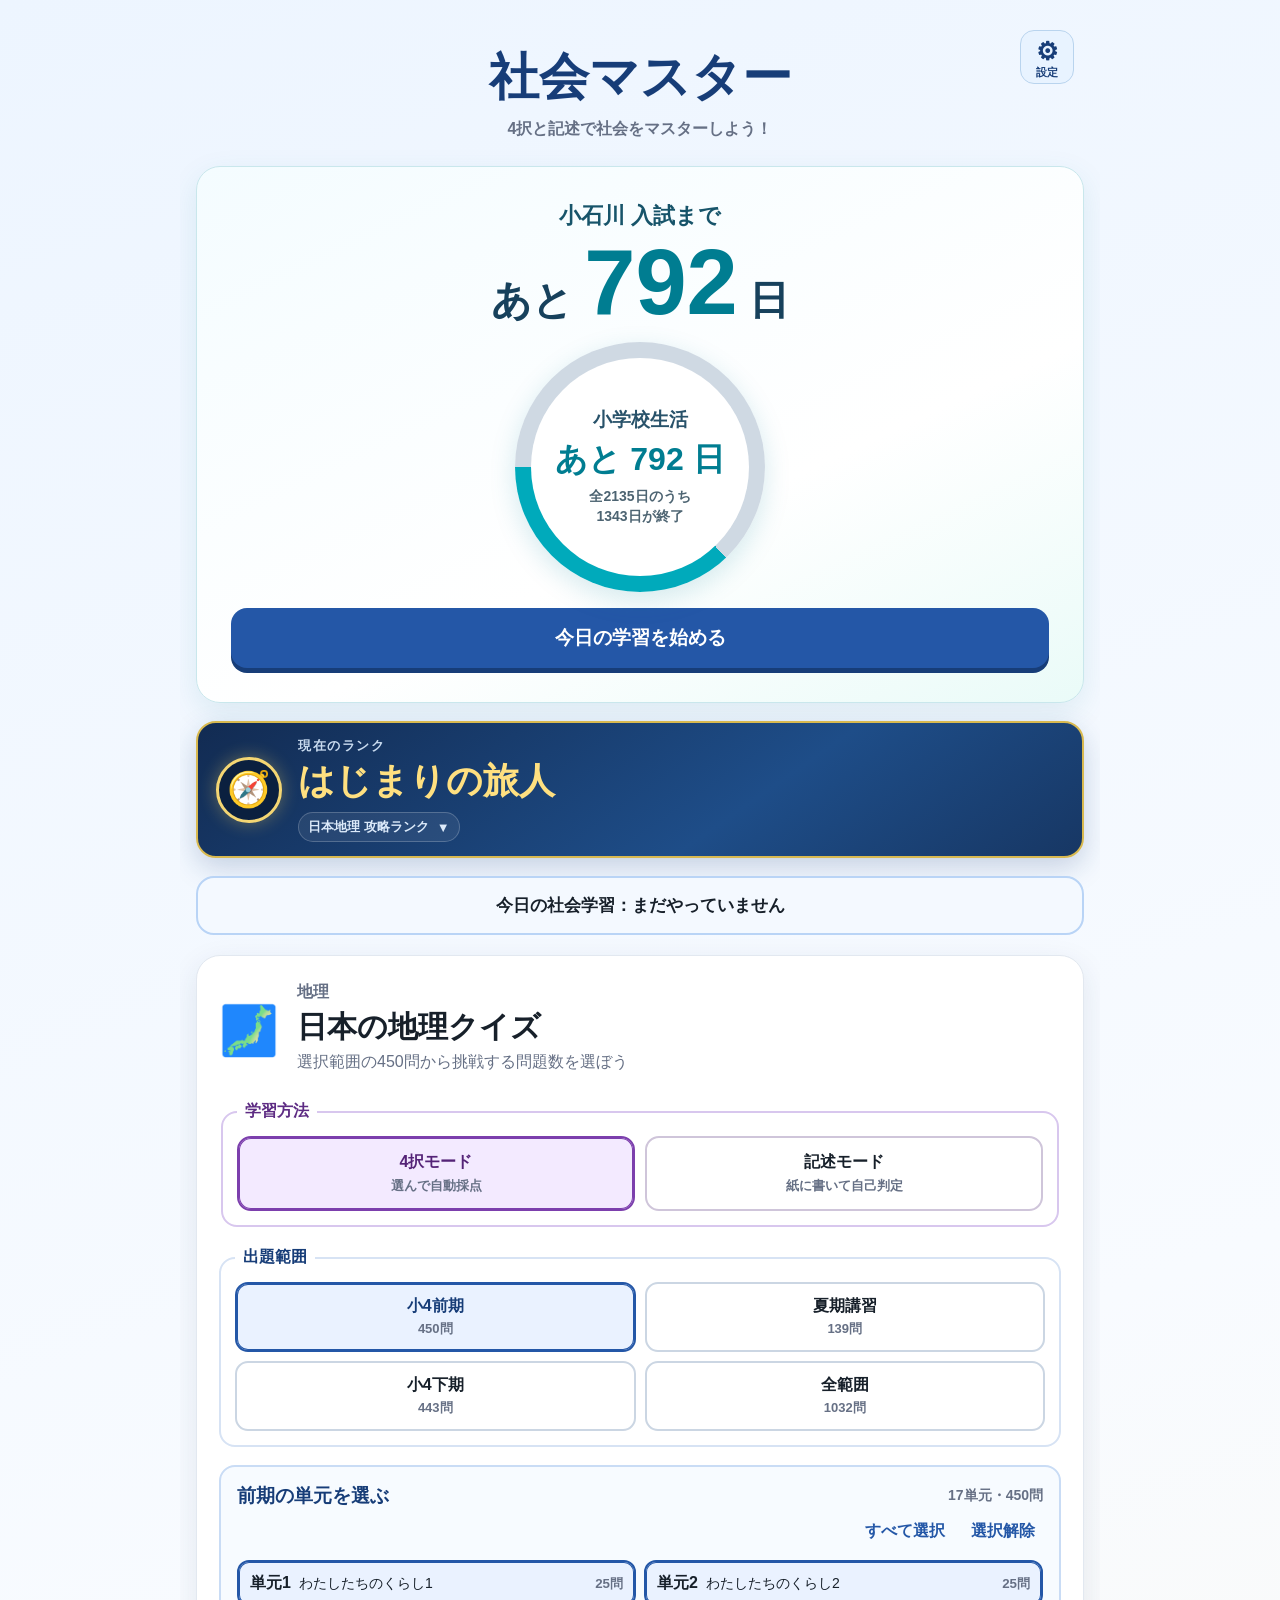
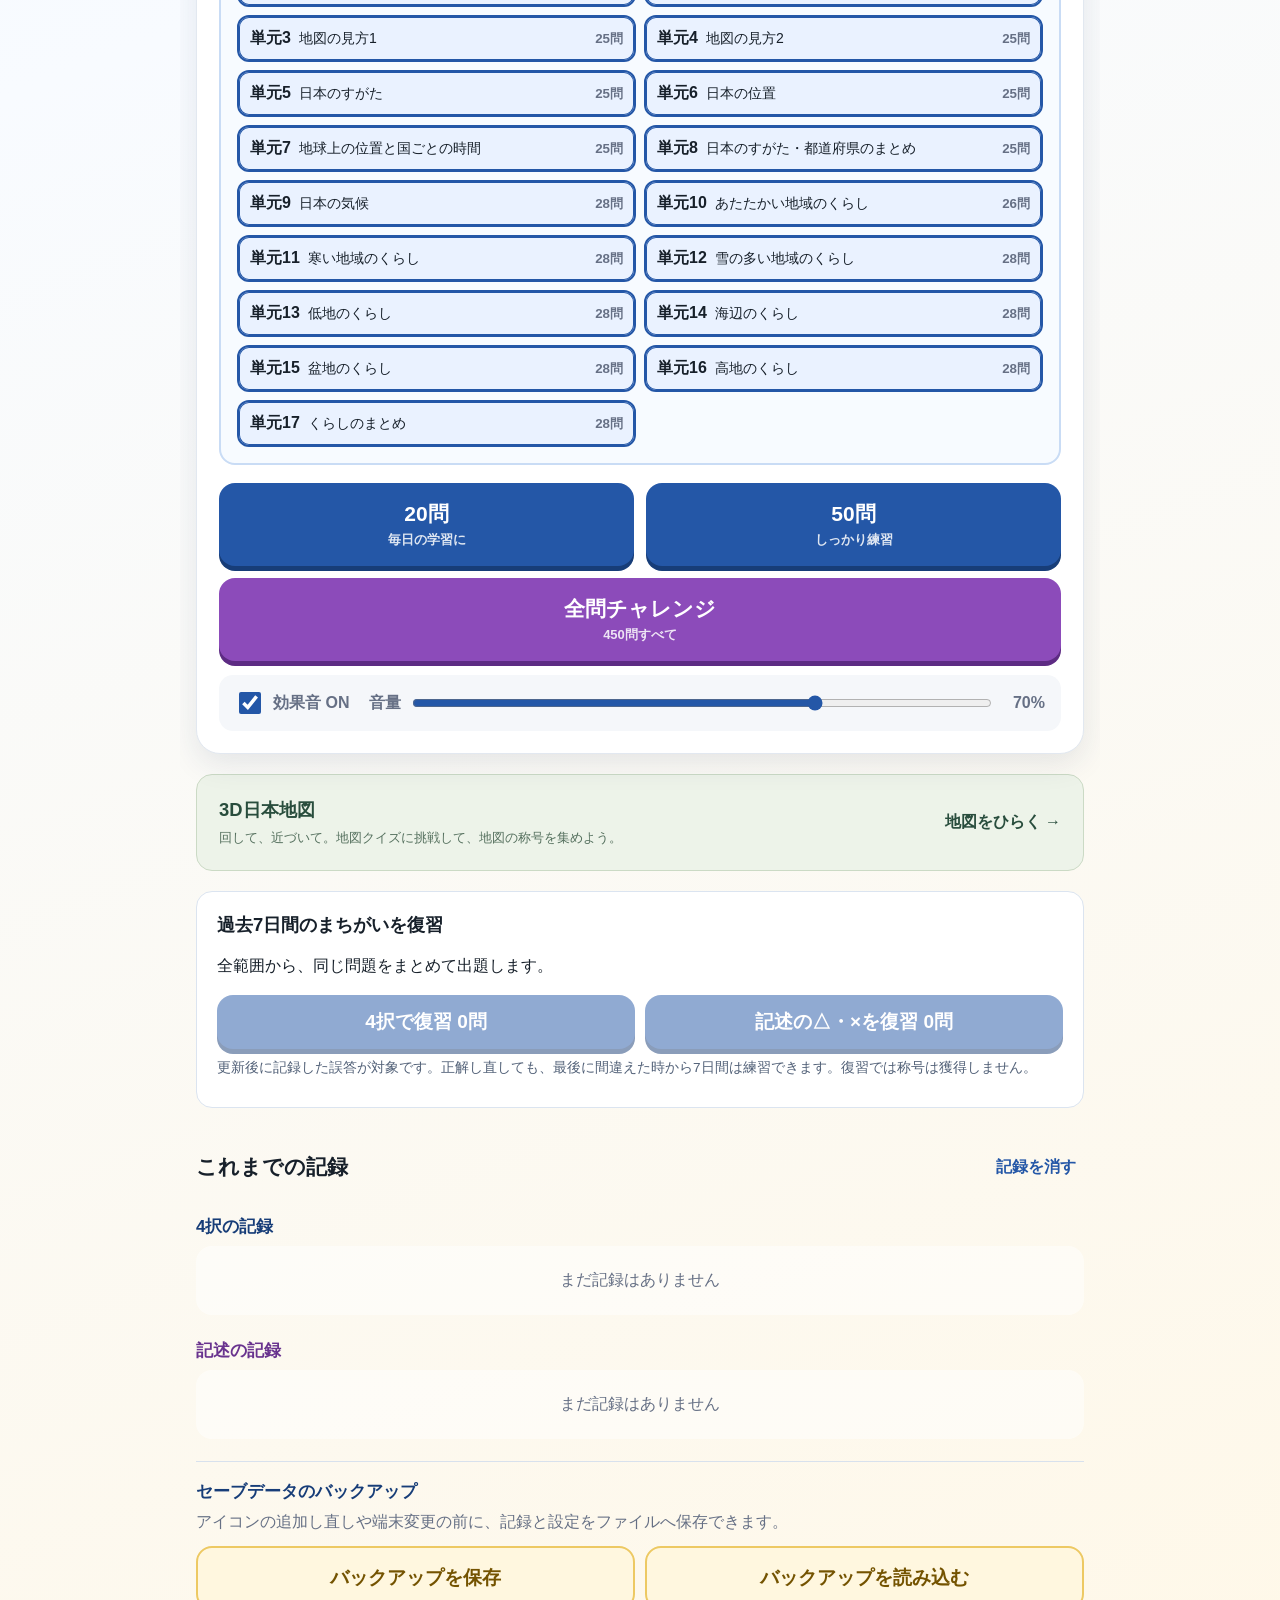
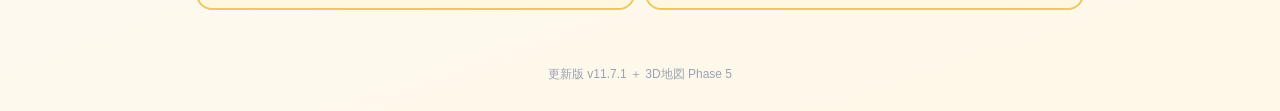
<file: index.html>
<!doctype html>
<html lang="ja">
<head>
  <meta charset="utf-8">
  <meta name="viewport" content="width=device-width,initial-scale=1,viewport-fit=cover">
  <title>社会マスター</title>
  <link rel="manifest" href="./manifest.webmanifest">
  <link rel="stylesheet" href="./styles.css?v=20261016-v11-7-1-r1">
  <link rel="stylesheet" href="./map3d/entry.css">
  <link rel="stylesheet" href="./map3d/question-links.css">
  <meta name="theme-color" content="#2457a7">
  <meta name="apple-mobile-web-app-capable" content="yes">
  <meta name="apple-mobile-web-app-status-bar-style" content="default">
  <meta name="apple-mobile-web-app-title" content="社会マスター">
  <link rel="apple-touch-icon" href="./apple-touch-icon.png?v=20260920-v11-2">
</head>
<body>
  <main class="app-shell">
    <section id="home-screen" class="screen">
      <header class="hero"><button id="open-settings-button" class="settings-button" type="button" aria-label="設定を開く">⚙<span>設定</span></button><h1>社会マスター</h1><p>4択と記述で社会をマスターしよう！</p></header>
      <section class="countdown-card" aria-label="受験と小学校生活のカウントダウン">
        <p class="countdown-exam-label">小石川 入試まで</p>
        <p class="countdown-exam-value">あと <strong id="exam-days">--</strong> 日</p>
        <div class="countdown-ring" id="school-days-ring" role="img" aria-label="小学校生活の残り期間">
          <div class="countdown-ring-core"><span>小学校生活</span><strong>あと <span id="school-days">--</span> 日</strong><span class="countdown-progress" id="school-days-progress">入学年度を設定してください</span></div>
        </div>
        <button id="start-today-button" class="primary countdown-start" type="button">今日の学習を始める</button>
      </section>
      <section class="rank-card" aria-labelledby="rank-heading">
        <div class="rank-emblem" id="rank-emblem" aria-hidden="true">🧭</div>
        <div class="rank-main"><p id="rank-heading">現在のランク</p><h2 id="current-rank">はじまりの旅人</h2><button id="rank-toggle" class="rank-toggle" type="button" aria-expanded="false" aria-controls="rank-details"><span id="rank-progress">日本地理 攻略ランク</span><span id="rank-toggle-icon" aria-hidden="true">▼</span></button></div>
        <div id="rank-details" class="rank-details hidden">
          <div class="mastery-counts"><span id="choice-mastery-count">前期4択 0／17</span><span id="written-mastery-count">前期記述 0／17</span><span id="summer-choice-mastery-count">夏期4択 0／7</span><span id="summer-written-mastery-count">夏期記述 0／7</span></div>
          <div class="rank-next" id="next-rank"></div>
          <h3 class="mastery-grid-heading">前期17単元</h3>
          <div class="unit-mastery-grid" id="unit-mastery-grid" aria-label="17単元の攻略状況"></div>
          <h3 class="mastery-grid-heading summer-heading">夏期講習7地域</h3>
          <div class="summer-mastery-grid" id="summer-mastery-grid" aria-label="夏期講習7地域の攻略状況"></div>
          <h3 class="mastery-grid-heading">下期16単元</h3>
          <p id="second-mastery-count"></p>
          <div class="unit-mastery-grid" id="second-mastery-grid" aria-label="下期16単元の攻略状況"></div>
          <p class="scope-note">下期は独立した攻略称号です。これまでのランク・称号の獲得条件は変わりません。</p>
          <div class="unit-mastery-detail" id="unit-mastery-detail">単元マークを押すと最高記録と称号を確認できます。</div>
          <div class="parent-review-row"><span id="parent-review-summary">親の承認待ち 0件</span><button id="parent-review-button" type="button">親の確認・承認</button></div>
          <div class="recent-title" id="recent-title"></div>
        </div>
      </section>
      <div class="today-card" id="today-status"></div>
      <div class="mode-grid">
        <article class="mode-card geography-card">
          <div class="mode-icon" aria-hidden="true">🗾</div>
          <div><p class="mode-label">地理</p><h2>日本の地理クイズ</h2><p>選択範囲の<span id="question-total">450</span>問から挑戦する問題数を選ぼう</p></div>
          <fieldset class="quiz-type-selector">
            <legend>学習方法</legend>
            <div class="quiz-type-options">
              <button type="button" class="quiz-type-button selected" data-quiz-type="choice" aria-pressed="true"><strong>4択モード</strong><span>選んで自動採点</span></button>
              <button type="button" class="quiz-type-button" data-quiz-type="written" aria-pressed="false"><strong>記述モード</strong><span>紙に書いて自己判定</span></button>
            </div>
          </fieldset>
          <fieldset class="scope-selector">
            <legend>出題範囲</legend>
            <div class="scope-options">
              <button type="button" class="scope-button selected" data-scope="first" aria-pressed="true"><strong>小4前期</strong><span data-scope-count="first">450問</span></button>
              <button type="button" class="scope-button" data-scope="summer" aria-pressed="false"><strong>夏期講習</strong><span data-scope-count="summer">139問</span></button>
              <button type="button" class="scope-button" data-scope="second" aria-pressed="false"><strong>小4下期</strong><span data-scope-count="second">443問</span></button>
              <button type="button" class="scope-button" data-scope="all" aria-pressed="false"><strong>全範囲</strong><span data-scope-count="all">1032問</span></button>
            </div>
          </fieldset>
          <section id="unit-selector" class="unit-selector">
            <div class="unit-heading"><h3>前期の単元を選ぶ</h3><span id="unit-selection-summary"></span></div>
            <div class="unit-actions"><button type="button" id="select-all-units" class="text-button">すべて選択</button><button type="button" id="clear-units" class="text-button">選択解除</button></div>
            <div id="unit-options" class="unit-options" aria-label="出題する単元"></div>
          </section>
          <section id="second-unit-selector" class="unit-selector hidden">
            <div class="unit-heading"><h3>下期の単元を選ぶ</h3><span id="second-unit-selection-summary"></span></div>
            <p class="scope-note">農業・林業・水産業・工業・資源・電力・貿易・通信・統計。統計は教材に掲載された年の値です。</p>
            <p class="scope-note">称号は「単元を1つ選択 → 全問チャレンジ」で挑戦できます。通常の20問では称号判定をしません。</p>
            <div class="unit-actions"><button type="button" id="select-all-second-units" class="text-button">すべて選択</button><button type="button" id="clear-second-units" class="text-button">選択解除</button></div>
            <div id="second-unit-options" class="unit-options" aria-label="出題する下期の単元"></div>
          </section>
          <section id="summer-region-selector" class="unit-selector hidden">
            <div class="unit-heading"><h3>夏期講習の地域を選ぶ</h3><span id="summer-region-selection-summary"></span></div>
            <div class="unit-actions"><button type="button" id="select-all-summer-regions" class="text-button">すべて選択</button><button type="button" id="clear-summer-regions" class="text-button">選択解除</button></div>
            <div id="summer-region-options" class="unit-options summer-region-options" aria-label="出題する夏期講習の地域"></div>
          </section>
          <div id="choice-challenge-options" class="challenge-options" aria-label="4択で挑戦する問題数">
            <button class="challenge-button primary" data-question-count="20"><strong>20問</strong><span>毎日の学習に</span></button>
            <button class="challenge-button primary" data-question-count="50"><strong>50問</strong><span>しっかり練習</span></button>
            <button class="challenge-button primary full-challenge" data-question-count="all"><strong>全問チャレンジ</strong><span id="all-question-label">450問すべて</span></button>
          </div>
          <div id="written-challenge-options" class="challenge-options hidden" aria-label="記述で挑戦する問題数">
            <button class="challenge-button primary written-start" data-written-count="10"><strong>10問</strong><span>短時間で記述練習</span></button>
            <button class="challenge-button primary written-start" data-written-count="20"><strong>20問</strong><span>しっかり記述練習</span></button>
            <button class="challenge-button primary full-challenge written-start" data-written-count="all"><strong>全問チャレンジ</strong><span id="written-all-question-label">450問すべて</span></button>
          </div>
          <div class="sound-settings">
            <label class="sound-toggle"><input id="sound-enabled" type="checkbox" checked><span>効果音 ON</span></label>
            <label class="volume-control"><span>音量</span><input id="sound-volume" type="range" min="0" max="100" value="70" step="5"><output id="sound-volume-value">70%</output></label>
          </div>
        </article>
      </div>
      <div id="map-quiz-home" class="map-quiz-home" aria-live="polite"></div>
      <a class="map3d-entry" href="./map3d/index.html"><span><strong>3D日本地図</strong><small>回して、近づいて。地図クイズに挑戦して、地図の称号を集めよう。</small></span><span class="map3d-open">地図をひらく →</span></a>
      <section class="weekly-review-panel" aria-labelledby="weekly-heading">
        <h2 id="weekly-heading">過去7日間のまちがいを復習</h2>
        <p>全範囲から、同じ問題をまとめて出題します。</p>
        <div class="weekly-review-actions">
          <button id="weekly-choice-button" class="primary" type="button" disabled>4択で復習 <span id="weekly-choice-count">0問</span></button>
          <button id="weekly-written-button" class="primary" type="button" disabled>記述の△・×を復習 <span id="weekly-written-count">0問</span></button>
        </div>
        <p class="scope-note">更新後に記録した誤答が対象です。正解し直しても、最後に間違えた時から7日間は練習できます。復習では称号は獲得しません。</p>
      </section>
      <section class="history-section">
        <div class="section-heading"><h2>これまでの記録</h2><button id="clear-history-button" class="text-button">記録を消す</button></div>
        <h3 class="history-subheading">4択の記録</h3><div id="history-list" class="history-list"></div>
        <h3 class="history-subheading written-heading">記述の記録</h3><div id="written-history-list" class="history-list"></div>
        <div class="backup-panel">
          <h3>セーブデータのバックアップ</h3>
          <p>アイコンの追加し直しや端末変更の前に、記録と設定をファイルへ保存できます。</p>
          <div class="backup-actions">
            <button id="export-save-button" type="button" class="secondary">バックアップを保存</button>
            <button id="import-save-button" type="button" class="secondary">バックアップを読み込む</button>
            <input id="import-save-file" class="visually-hidden" type="file" accept="application/json,.json">
          </div>
          <p id="backup-status" class="backup-status" role="status" aria-live="polite"></p>
        </div>
      </section>
      <p class="app-version">更新版 v11.7.1 ＋ 3D地図 Phase 5</p>
    </section>
    <section id="quiz-screen" class="screen hidden" aria-live="polite">
      <div class="quiz-card">
        <div class="quiz-meta"><button id="quit-button" class="back-button" aria-label="クイズをやめてTOPへ戻る">← TOP</button><span id="region" class="tag"></span><span id="progress"></span></div>
        <div class="progress-track"><div id="progress-bar" class="progress-bar"></div></div>
        <h1 id="question" class="question"></h1><figure id="question-figure" class="question-figure hidden"><button id="question-figure-open" type="button" aria-label="図を拡大する"><img id="question-figure-image" alt=""></button><figcaption id="question-figure-caption"></figcaption></figure><div id="choices" class="choices"></div>
        <div id="written-panel" class="written-panel hidden"><p id="written-instruction">紙やノートに答えを書いてから、答えを見てください。</p><button id="reveal-answer-button" class="primary">答えを見る</button><div id="written-answer" class="written-answer hidden"></div><div id="self-grade-buttons" class="self-grade-buttons hidden"><button data-self-grade="correct" class="grade-button grade-correct"><strong>○</strong><span>漢字まで正しい</span></button><button data-self-grade="partial" class="grade-button grade-partial"><strong>△</strong><span>漢字・表記ミス</span></button><button data-self-grade="wrong" class="grade-button grade-wrong"><strong>×</strong><span>思い出せなかった</span></button></div></div>
        <div id="feedback" class="feedback hidden"></div>
        <section id="map-linked-actions" aria-label="関連する地図練習" hidden></section>
        <button id="next-button" class="primary hidden">次の問題</button>
      </div>
    </section>
    <section id="result-screen" class="screen hidden">
      <div class="result-card">
        <p class="eyebrow">結果発表</p><h1 id="result-title"></h1><div class="score-ring"><strong id="result-score"></strong><span id="result-rate"></span></div><div id="written-result-summary" class="written-result-summary hidden"></div><p id="result-time" class="result-time"></p>
        <div id="achievement-banner" class="achievement-banner hidden"></div>
        <div id="wrong-section" class="wrong-section"></div><button id="review-button" class="secondary hidden"></button><button id="home-button" class="primary">TOPへ戻る</button>
      </div>
    </section>
    <section id="parent-panel" class="parent-panel hidden" aria-labelledby="parent-panel-title">
      <div class="parent-panel-card">
        <div class="parent-panel-heading"><h2 id="parent-panel-title">親の確認・承認</h2><button id="close-parent-panel" type="button" aria-label="閉じる">×</button></div>
        <p>記述の全問○を確認して、承認・却下・取消できます。</p>
        <p id="parent-panel-status" class="parent-panel-status" role="status"></p>
        <div id="parent-review-list" class="parent-review-list"></div>
        <button id="change-parent-pin" type="button" class="secondary">暗証番号を変更</button>
      </div>
    </section>
    <section id="settings-panel" class="parent-panel hidden" aria-labelledby="settings-panel-title">
      <div class="parent-panel-card settings-panel-card">
        <div class="parent-panel-heading"><h2 id="settings-panel-title">⚙ 設定</h2><button id="close-settings-button" type="button" aria-label="閉じる">×</button></div>
        <section class="settings-section">
          <h3>カウントダウンの日付</h3>
          <p class="setting-help">小学校生活は入学年度の4月1日から小石川の試験日までで計算します。試験当日は残り0日です。</p>
          <form id="countdown-settings-form" class="countdown-settings-form">
            <label>小石川の試験日 <input id="exam-date-input" type="date" required></label>
            <label>小学校の入学年度 <input id="enrollment-year-input" type="number" min="1900" max="2100" step="1" inputmode="numeric" required></label>
            <button type="submit" class="primary">日付を保存</button>
          </form>
          <p id="countdown-settings-status" class="parent-panel-status" role="status" aria-live="polite"></p>
        </section>
        <section class="settings-section">
          <h3>親用4桁暗証番号</h3>
          <p id="parent-pin-status" class="setting-status">未設定</p>
          <p class="setting-help">記述問題の全問○を承認・却下・取り消すために使います。</p>
          <div class="settings-actions"><button id="set-parent-pin" type="button" class="primary">暗証番号を設定する</button><button id="settings-parent-review" type="button" class="secondary">記述の承認管理</button></div>
          <p id="settings-status" class="parent-panel-status" role="status" aria-live="polite"></p>
        </section>
        <section class="settings-section backup-panel">
          <h3>セーブデータのバックアップ</h3>
          <p>端末変更やホーム画面アイコンの追加し直しの前に、記録・設定・称号を保存できます。</p>
          <div class="backup-actions"><button id="settings-export-save-button" type="button" class="secondary">バックアップを保存</button><button id="settings-import-save-button" type="button" class="secondary">バックアップを読み込む</button></div><p id="settings-backup-status" class="backup-status" role="status" aria-live="polite"></p>
        </section>
      </div>
    </section>
  </main>
  <dialog id="figure-zoom-dialog" aria-label="図の拡大"><button id="figure-zoom-close" type="button">閉じる</button><img id="figure-zoom-image" alt=""></dialog>
  <dialog id="map-learning-dialog" aria-labelledby="map-learning-title"><header class="map-learning-header"><h2 id="map-learning-title">地図で場所を探す</h2><button id="map-learning-close" type="button">元の問題へ戻る</button></header><p id="map-learning-status" role="status"></p><iframe id="map-learning-frame" title="関連する場所の3D地図練習" hidden></iframe></dialog>
  <script src="./questions.js?v=20260920-v11-2"></script><script src="./lower-questions.js?v=20261006-v11-7-r1"></script><script src="./lower-later-questions.js?v=20261006-v11-7-r1"></script><script src="./lower-reading-questions.js?v=20261006-v11-7-r1"></script><script src="./question-diagrams.js?v=20261006-v11-7-r1"></script><script src="./weekly-review.js?v=20260920-v11-2"></script><script src="./countdown.js?v=20260926-v11-3-r1"></script><script src="./app.js?v=20261006-v11-7-r1"></script>
  <script>if("serviceWorker" in navigator){let reloading=false;navigator.serviceWorker.addEventListener("controllerchange",()=>{if(reloading)return;reloading=true;location.reload()});window.addEventListener("load",()=>navigator.serviceWorker.register("./sw.js",{updateViaCache:"none"}).then(registration=>registration.update()).catch(console.error))}</script>
<script type="module" src="./map3d/quiz-home.mjs"></script>
<script type="module" src="./map3d/question-links.mjs"></script>
</body>
</html>
</file>
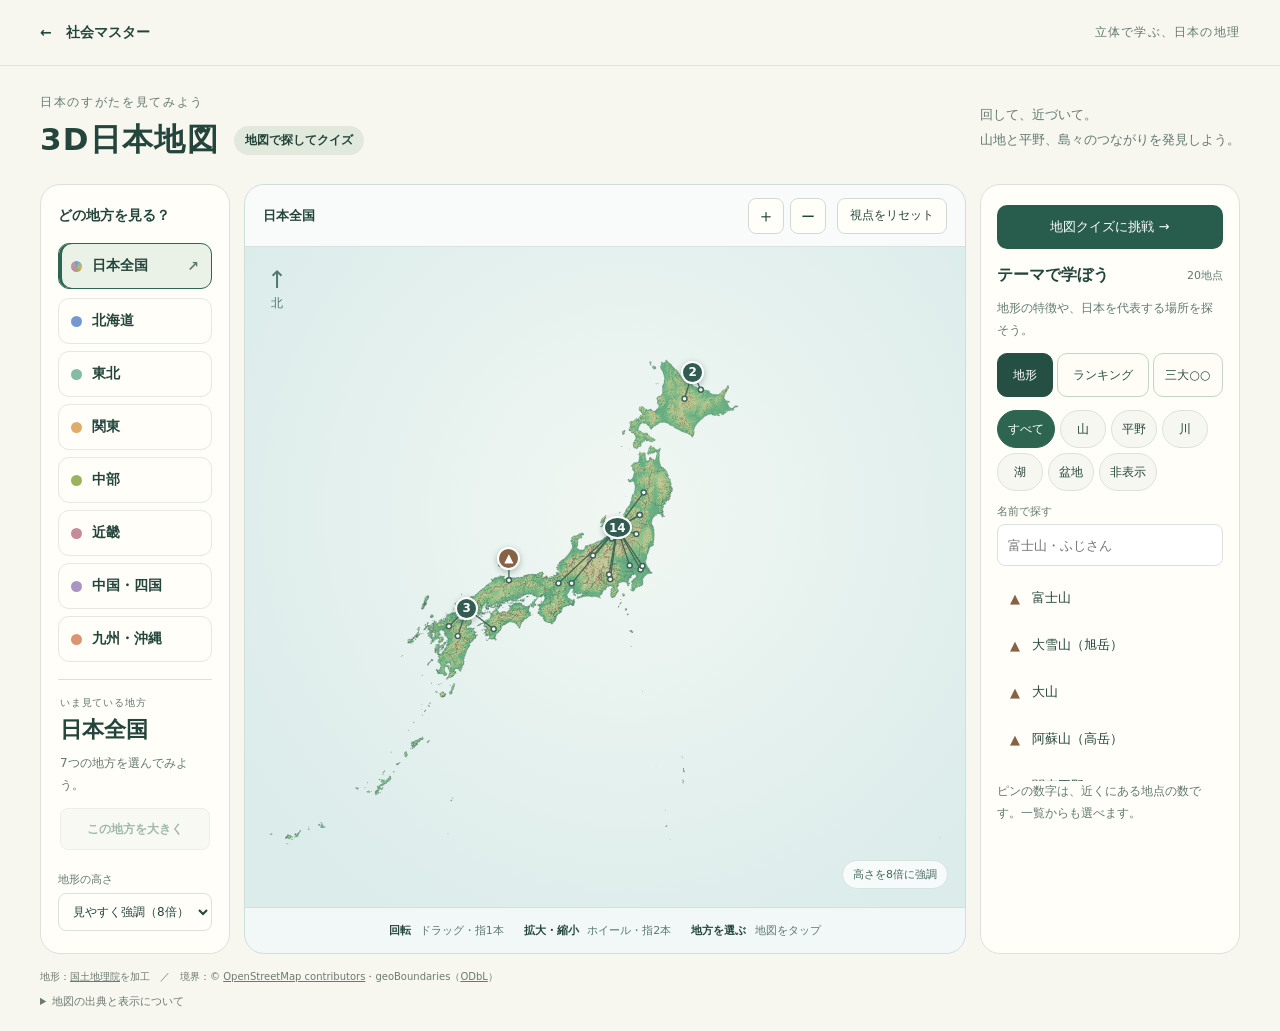
<file: map3d/index.html>
<!doctype html>
<html lang="ja">
<head>
  <meta charset="utf-8">
  <meta name="viewport" content="width=device-width,initial-scale=1,viewport-fit=cover">
  <meta name="theme-color" content="#264f43">
  <title>3D日本地図｜社会マスター</title>
  <link rel="icon" href="../icon-192.png?v=20260920-v11-2">
  <link rel="stylesheet" href="./map.css">
  <script type="importmap">{"imports":{"three":"./vendor/three.module.js"}}</script>
</head>
<body>
  <header class="site-header"><a href="../index.html" class="back-link"><span aria-hidden="true">←</span> 社会マスター</a><span class="edition">立体で学ぶ、日本の地理</span></header>
  <main>
    <div class="page-heading"><div><p class="eyebrow">日本のすがたを見てみよう</p><h1>3D日本地図<span class="phase-tag">地図で探してクイズ</span></h1></div><p class="intro">回して、近づいて。<br>山地と平野、島々のつながりを発見しよう。</p></div>
    <section id="linked-context" class="linked-context" hidden aria-label="通常問題からの地図練習"><strong id="linked-source"></strong><p id="linked-note"></p><p id="linked-credit"></p><button id="linked-repeat" hidden>もう一度、地図で場所を探す</button><button id="linked-return">社会マスターへ戻る</button></section>
    <div class="explorer">
      <aside class="region-panel" aria-labelledby="regions-heading">
        <h2 id="regions-heading">どの地方を見る？</h2>
        <button id="all-regions" class="region-button all selected" aria-pressed="true" disabled><span class="region-dot all-dot" aria-hidden="true"></span>日本全国<span class="arrow" aria-hidden="true">↗</span></button>
        <div id="regions" class="region-list"></div>
        <div class="selection-card" aria-live="polite"><p class="small-label">いま見ている地方</p><h3 id="selection-name">日本全国</h3><p id="selection-detail">7つの地方を選んでみよう。</p><button id="focus-region" class="focus-button" disabled>この地方を大きく</button></div>
        <div class="height-control"><label for="height-mode">地形の高さ</label><select id="height-mode" disabled><option value="8">見やすく強調（8倍）</option><option value="1">強調しない（1倍）</option></select></div>
      </aside>
      <section class="map-panel" aria-label="日本列島の3D表示">
        <div class="map-toolbar"><span id="view-label">日本全国</span><div class="toolbar-actions"><button id="zoom-in" aria-label="拡大" disabled>＋</button><button id="zoom-out" aria-label="縮小" disabled>−</button><button id="reset-view" disabled>視点をリセット</button></div></div>
        <div id="quiz-map-strip" class="quiz-map-strip" hidden><span id="quiz-map-counter"></span><strong id="quiz-map-prompt"></strong><p id="quiz-map-feedback" role="status"></p></div><div id="map-stage" class="map-stage"><div id="map-canvas" class="canvas-host"></div><div id="pin-overlay" class="pin-overlay"><svg id="pin-lines" aria-hidden="true"></svg><div id="pin-buttons"></div></div><span id="selected-place-caption" class="selected-place-caption" hidden></span><div id="load-status" class="load-status" role="status"><span class="spinner" aria-hidden="true"></span><strong id="load-title">日本の地形を読み込んでいます</strong><span id="load-detail">少し待ってね。</span><button id="retry" hidden>もう一度読み込む</button></div><div class="map-compass" aria-hidden="true"><span id="north-arrow">↑</span><span>北</span></div><span id="height-caption" class="height-caption">高さを8倍に強調</span></div>
        <div class="map-help"><span><strong>回転</strong> ドラッグ・指1本</span><span><strong>拡大・縮小</strong> ホイール・指2本</span><span><strong>地方を選ぶ</strong> 地図をタップ</span></div>
      </section>
      <aside class="places-panel" aria-label="学習と地図クイズ">
        <button id="quiz-launch" class="quiz-launch" disabled>地図クイズに挑戦 →</button><p id="quiz-launch-status" role="status"></p>
        <section id="quiz-panel" hidden aria-labelledby="quiz-heading">
          <div class="quiz-panel-heading"><h2 id="quiz-heading">地図クイズ</h2><button id="quiz-close">終了して図鑑へ</button></div>
          <p id="quiz-save-status" role="status"></p><button id="quiz-reload" hidden>再読み込み</button>
          <div id="quiz-lobby"><p>ピンや陸地を選んで回答。初回正解をつなげよう。</p><label for="quiz-topic">テーマ</label><select id="quiz-topic"></select><label for="quiz-count">問題数</label><select id="quiz-count"><option value="5">5問</option><option value="10" selected>10問</option><option value="all">テーマの全問</option></select><button id="quiz-start" class="quiz-primary">はじめる</button><button id="quiz-resume" hidden>続きから再開</button><button id="quiz-discard" hidden>続きの挑戦を終了する</button></div>
          <div id="quiz-play" hidden><p id="quiz-counter"></p><h3 id="quiz-prompt" tabindex="-1"></h3><p id="quiz-streak"></p><details id="quiz-context"><summary>出題の条件</summary><p id="quiz-context-text"></p></details><p class="quiz-help">地図の記号と同じ候補で回答できます。「見る」は場所の確認だけです。</p><div id="quiz-choices" class="quiz-choices"></div><div id="quiz-feedback" tabindex="-1" role="status"></div><div id="quiz-explanation" hidden><p id="quiz-answer-names"></p><p id="quiz-explanation-text"></p><div id="quiz-sources"></div><button id="quiz-focus">正解の場所を見る</button></div><div class="quiz-actions"><button id="quiz-reveal">答えを見る</button><button id="quiz-next" class="quiz-primary" hidden>次の問題</button><button id="quiz-quit">この挑戦を終了</button></div></div>
          <div id="quiz-result" hidden tabindex="-1"><h3>今回の結果</h3><p id="quiz-result-summary"></p><p id="quiz-new-titles"></p><button id="quiz-again" class="quiz-primary">もう一度挑戦</button></div>
          <details id="quiz-achievements"><summary>地図の記録と称号</summary><p id="quiz-totals"></p><div id="quiz-titles"></div><p class="quiz-help">地図専用の記録です。間違えた後や答えを見た問題は、初回正解・連続正解に数えません。</p><button id="quiz-export">地図の記録を書き出す</button></details>
        </section>
        <div id="overlap-picker" class="overlap-picker" aria-label="重なった地点の候補" hidden><div><strong>どの地点を見る？</strong><button id="close-overlap" aria-label="候補を閉じる">×</button></div><div id="overlap-list"></div></div>
        <div id="study-panel">
        <div class="places-heading"><h2 id="places-heading">テーマで学ぼう</h2><span id="place-count" role="status"></span></div>
        <p class="places-intro">地形の特徴や、日本を代表する場所を探そう。</p>
        <div id="study-modes" class="study-modes" aria-label="学習テーマの種類"><button data-mode="terrain" aria-pressed="true" disabled>地形</button><button data-mode="ranking" aria-pressed="false" disabled>ランキング</button><button data-mode="sets" aria-pressed="false" disabled>三大○○</button></div>
        <p id="collections-status" role="status">学習テーマを準備しています。</p>
        <section id="collection-controls" hidden aria-label="学習テーマ"><div id="collection-choices" class="collection-choices"></div><h3 id="collection-title"></h3><p id="collection-note"></p><details id="collection-metadata"><summary>比べ方と出典</summary><dl><dt>対象</dt><dd id="collection-scope"></dd><dt>指標・単位・精度</dt><dd id="collection-metric"></dd><dt>基準日・資料年</dt><dd id="collection-date"></dd></dl><div id="collection-sources"></div></details><p class="collection-legend">順位の数字はランキングの単独ピンに表示。「＋数字」は重なった地点数です。</p></section>
        <p id="places-status" role="status">地点を準備しています。</p>
        <div id="terrain-controls"><div id="place-categories" class="place-categories" aria-label="地形の分類"></div>
        <label class="search-label" for="place-search">名前で探す</label><input id="place-search" type="search" placeholder="富士山・ふじさん" autocomplete="off" disabled></div>
        <div id="place-list" class="place-list" aria-label="地点一覧"></div><p id="place-no-results" hidden></p>

        <div id="place-empty" class="place-empty">ピンの数字は、近くにある地点の数です。一覧からも選べます。</div>
        <article id="place-detail" class="place-detail" aria-live="polite" hidden>
          <p id="place-kind"></p><p id="place-collection"></p><h3 id="place-name" tabindex="-1"></h3><p id="place-reading"></p><p id="place-description"></p><p id="place-height"></p>
          <div class="place-actions"><button id="focus-place">この地点を大きく</button><button id="clear-place" aria-label="地点の選択を解除">解除</button></div>
          <p id="place-anchor-note" class="place-note"></p>
          <p class="place-source-links"><a id="place-source" target="_blank" rel="noopener">出典</a><a id="place-source-map" target="_blank" rel="noopener">地理院地図で見る</a></p>
        </article>
        </div>
      </aside>
    </div>
    <p class="attribution">地形：<a href="https://maps.gsi.go.jp/development/demtile.html">国土地理院</a>を加工　／　境界：© <a href="https://www.openstreetmap.org/copyright">OpenStreetMap contributors</a>・geoBoundaries（<a href="https://opendatacommons.org/licenses/odbl/1-0/">ODbL</a>）</p>
    <details class="sources"><summary>地図の出典と表示について</summary><p>標高：<a href="https://maps.gsi.go.jp/development/ichiran.html#dem" target="_blank" rel="noopener">国土地理院の標高タイル</a>を加工して作成。境界：<a href="https://www.geoboundaries.org/api/current/gbOpen/JPN/ADM1/" target="_blank" rel="noopener">geoBoundaries / © OpenStreetMap contributors</a>（2017年、ODbL 1.0）。海岸線・地形は軽く動くよう簡略化しています。小さな島も元の位置に配置し、別の場所へ移していません。</p><p>採用した境界データの範囲を表示しており、国境・領有権の判断や測量のための地図ではありません。「高さを8倍に強調」は見やすさのための表示です。実際の標高・距離を測る用途には使えません。</p><p><a href="./SOURCES.md">資料・加工方法・ライセンス</a></p></details>
  </main>
  <script type="module" src="./map.mjs"></script>
  <script nomodule>document.getElementById('load-title').textContent='このブラウザーでは3D地図を開けません';document.getElementById('load-detail').textContent='新しいSafari、Chrome、Edgeでお試しください。';</script>
</body>
</html>
</file>
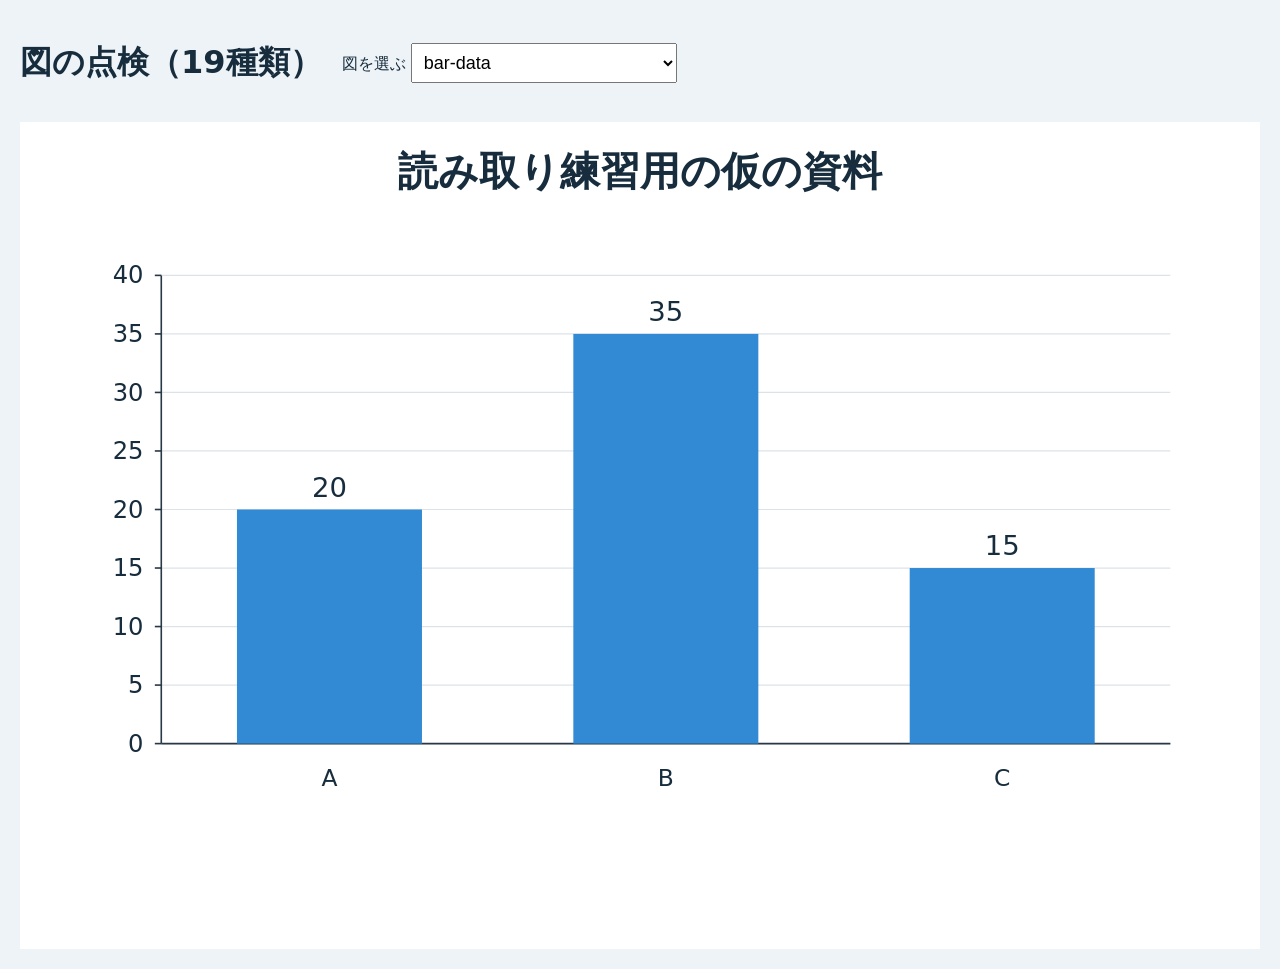
<file: qa/diagram-audit-20261006/gallery.html>
<!doctype html><html lang="ja"><meta charset="utf-8"><title>社会マスター v11.7 図の点検</title><style>body{margin:20px;background:#edf3f7;font-family:system-ui,sans-serif;color:#172d3d}header{display:flex;gap:20px;align-items:center}select{font-size:18px;padding:8px}figure{margin:15px auto;background:white;max-width:1536px}svg,img{width:100%;height:auto;display:block}.hidden{display:none}</style><header><h1>図の点検（19種類）</h1><label>図を選ぶ <select id="audit-asset"><option>bar-data</option><option>line-data</option><option>forest-composition</option><option>power-composition</option><option>crop-import-shares</option><option>farmland-denominators</option><option>farm-population-age</option><option>rice-production-consumption</option><option>internet-income</option><option>internet-age</option><option>meat-virtual-water</option><option>food-consumption-change</option><option>farm-machines</option><option>farm-land</option><option>forest-leaves</option><option>forest-jobs</option><option>fish-methods</option><option>auto-production-table</option><option>food-self-sufficiency-table</option></select></label></header><figure id="bar-data" class=""><svg xmlns="http://www.w3.org/2000/svg" width="1536" height="1024" viewBox="0 0 1536 1024" role="img"><title>読み取り練習用の仮の資料</title><style>text{font-family:system-ui,"Yu Gothic",Meiryo,sans-serif;fill:#172d3d}*{box-sizing:border-box}</style><rect width="1536" height="1024" fill="white"/>
<text x="768" y="78" font-size="50" text-anchor="middle" font-weight="700">読み取り練習用の仮の資料</text>
<line x1="175" y1="770" x2="1425" y2="770" stroke="#dce3e8" stroke-width="1.5" />
<text x="153" y="780" font-size="30" text-anchor="end" font-weight="400">0</text>
<line x1="167" y1="770" x2="175" y2="770" stroke="#293747" stroke-width="2" />
<line x1="175" y1="697.5" x2="1425" y2="697.5" stroke="#dce3e8" stroke-width="1.5" />
<text x="153" y="707.5" font-size="30" text-anchor="end" font-weight="400">5</text>
<line x1="167" y1="697.5" x2="175" y2="697.5" stroke="#293747" stroke-width="2" />
<line x1="175" y1="625" x2="1425" y2="625" stroke="#dce3e8" stroke-width="1.5" />
<text x="153" y="635" font-size="30" text-anchor="end" font-weight="400">10</text>
<line x1="167" y1="625" x2="175" y2="625" stroke="#293747" stroke-width="2" />
<line x1="175" y1="552.5" x2="1425" y2="552.5" stroke="#dce3e8" stroke-width="1.5" />
<text x="153" y="562.5" font-size="30" text-anchor="end" font-weight="400">15</text>
<line x1="167" y1="552.5" x2="175" y2="552.5" stroke="#293747" stroke-width="2" />
<line x1="175" y1="480" x2="1425" y2="480" stroke="#dce3e8" stroke-width="1.5" />
<text x="153" y="490" font-size="30" text-anchor="end" font-weight="400">20</text>
<line x1="167" y1="480" x2="175" y2="480" stroke="#293747" stroke-width="2" />
<line x1="175" y1="407.5" x2="1425" y2="407.5" stroke="#dce3e8" stroke-width="1.5" />
<text x="153" y="417.5" font-size="30" text-anchor="end" font-weight="400">25</text>
<line x1="167" y1="407.5" x2="175" y2="407.5" stroke="#293747" stroke-width="2" />
<line x1="175" y1="335" x2="1425" y2="335" stroke="#dce3e8" stroke-width="1.5" />
<text x="153" y="345" font-size="30" text-anchor="end" font-weight="400">30</text>
<line x1="167" y1="335" x2="175" y2="335" stroke="#293747" stroke-width="2" />
<line x1="175" y1="262.5" x2="1425" y2="262.5" stroke="#dce3e8" stroke-width="1.5" />
<text x="153" y="272.5" font-size="30" text-anchor="end" font-weight="400">35</text>
<line x1="167" y1="262.5" x2="175" y2="262.5" stroke="#293747" stroke-width="2" />
<line x1="175" y1="190" x2="1425" y2="190" stroke="#dce3e8" stroke-width="1.5" />
<text x="153" y="200" font-size="30" text-anchor="end" font-weight="400">40</text>
<line x1="167" y1="190" x2="175" y2="190" stroke="#293747" stroke-width="2" />
<line x1="175" y1="190" x2="175" y2="770" stroke="#293747" stroke-width="2" />
<line x1="175" y1="770" x2="1425" y2="770" stroke="#293747" stroke-width="2" />
<rect x="268.75" y="480" width="229.166667" height="290" fill="#328ad4" data-kind="bar" data-value="20" data-max="40" data-baseline="770" data-scale-height="580"/>
<text x="383.333333" y="464" font-size="34" text-anchor="middle" font-weight="400">20</text>
<text x="383.333333" y="823" font-size="29" text-anchor="middle" font-weight="400">A</text>
<rect x="685.416667" y="262.5" width="229.166667" height="507.5" fill="#328ad4" data-kind="bar" data-value="35" data-max="40" data-baseline="770" data-scale-height="580"/>
<text x="800" y="246.5" font-size="34" text-anchor="middle" font-weight="400">35</text>
<text x="800" y="823" font-size="29" text-anchor="middle" font-weight="400">B</text>
<rect x="1102.083333" y="552.5" width="229.166667" height="217.5" fill="#328ad4" data-kind="bar" data-value="15" data-max="40" data-baseline="770" data-scale-height="580"/>
<text x="1216.666667" y="536.5" font-size="34" text-anchor="middle" font-weight="400">15</text>
<text x="1216.666667" y="823" font-size="29" text-anchor="middle" font-weight="400">C</text>
</svg>
</figure><figure id="line-data" class="hidden"><svg xmlns="http://www.w3.org/2000/svg" width="1536" height="1024" viewBox="0 0 1536 1024" role="img"><title>読み取り練習用の仮の資料</title><style>text{font-family:system-ui,"Yu Gothic",Meiryo,sans-serif;fill:#172d3d}*{box-sizing:border-box}</style><rect width="1536" height="1024" fill="white"/>
<text x="768" y="78" font-size="50" text-anchor="middle" font-weight="700">読み取り練習用の仮の資料</text>
<line x1="185" y1="820" x2="1405" y2="820" stroke="#dce3e8" stroke-width="1.5" />
<text x="163" y="830" font-size="30" text-anchor="end" font-weight="400">0</text>
<line x1="177" y1="820" x2="185" y2="820" stroke="#293747" stroke-width="2" />
<line x1="185" y1="731.428571" x2="1405" y2="731.428571" stroke="#dce3e8" stroke-width="1.5" />
<text x="163" y="741.428571" font-size="30" text-anchor="end" font-weight="400">5</text>
<line x1="177" y1="731.428571" x2="185" y2="731.428571" stroke="#293747" stroke-width="2" />
<line x1="185" y1="642.857143" x2="1405" y2="642.857143" stroke="#dce3e8" stroke-width="1.5" />
<text x="163" y="652.857143" font-size="30" text-anchor="end" font-weight="400">10</text>
<line x1="177" y1="642.857143" x2="185" y2="642.857143" stroke="#293747" stroke-width="2" />
<line x1="185" y1="554.285714" x2="1405" y2="554.285714" stroke="#dce3e8" stroke-width="1.5" />
<text x="163" y="564.285714" font-size="30" text-anchor="end" font-weight="400">15</text>
<line x1="177" y1="554.285714" x2="185" y2="554.285714" stroke="#293747" stroke-width="2" />
<line x1="185" y1="465.714286" x2="1405" y2="465.714286" stroke="#dce3e8" stroke-width="1.5" />
<text x="163" y="475.714286" font-size="30" text-anchor="end" font-weight="400">20</text>
<line x1="177" y1="465.714286" x2="185" y2="465.714286" stroke="#293747" stroke-width="2" />
<line x1="185" y1="377.142857" x2="1405" y2="377.142857" stroke="#dce3e8" stroke-width="1.5" />
<text x="163" y="387.142857" font-size="30" text-anchor="end" font-weight="400">25</text>
<line x1="177" y1="377.142857" x2="185" y2="377.142857" stroke="#293747" stroke-width="2" />
<line x1="185" y1="288.571429" x2="1405" y2="288.571429" stroke="#dce3e8" stroke-width="1.5" />
<text x="163" y="298.571429" font-size="30" text-anchor="end" font-weight="400">30</text>
<line x1="177" y1="288.571429" x2="185" y2="288.571429" stroke="#293747" stroke-width="2" />
<line x1="185" y1="200" x2="1405" y2="200" stroke="#dce3e8" stroke-width="1.5" />
<text x="163" y="210" font-size="30" text-anchor="end" font-weight="400">35</text>
<line x1="177" y1="200" x2="185" y2="200" stroke="#293747" stroke-width="2" />
<line x1="185" y1="200" x2="185" y2="820" stroke="#293747" stroke-width="2" />
<line x1="185" y1="820" x2="1405" y2="820" stroke="#293747" stroke-width="2" />
<polyline points="185,642.857143 591.666667,465.714286 998.333333,554.285714 1405,288.571429" fill="none" stroke="#079c97" stroke-width="6" data-kind="practice-line"/>
<circle cx="185" cy="642.857143" r="9" fill="#079c97"/>
<text x="185" y="618.857143" font-size="35" text-anchor="middle" font-weight="400">10</text>
<line x1="185" y1="820" x2="185" y2="835" stroke="#293747" stroke-width="2" />
<text x="185" y="890" font-size="34" text-anchor="middle" font-weight="400">2020年</text>
<circle cx="591.666667" cy="465.714286" r="9" fill="#079c97"/>
<text x="591.666667" y="441.714286" font-size="35" text-anchor="middle" font-weight="400">20</text>
<line x1="591.666667" y1="820" x2="591.666667" y2="835" stroke="#293747" stroke-width="2" />
<text x="591.666667" y="890" font-size="34" text-anchor="middle" font-weight="400">2021年</text>
<circle cx="998.333333" cy="554.285714" r="9" fill="#079c97"/>
<text x="998.333333" y="530.285714" font-size="35" text-anchor="middle" font-weight="400">15</text>
<line x1="998.333333" y1="820" x2="998.333333" y2="835" stroke="#293747" stroke-width="2" />
<text x="998.333333" y="890" font-size="34" text-anchor="middle" font-weight="400">2022年</text>
<circle cx="1405" cy="288.571429" r="9" fill="#079c97"/>
<text x="1405" y="264.571429" font-size="35" text-anchor="middle" font-weight="400">30</text>
<line x1="1405" y1="820" x2="1405" y2="835" stroke="#293747" stroke-width="2" />
<text x="1405" y="890" font-size="34" text-anchor="middle" font-weight="400">2023年</text>
</svg>
</figure><figure id="forest-composition" class="hidden"><svg xmlns="http://www.w3.org/2000/svg" width="1536" height="1024" viewBox="0 0 1536 1024" role="img"><title>日本の森林の構成（2017年）</title><style>text{font-family:system-ui,"Yu Gothic",Meiryo,sans-serif;fill:#172d3d}*{box-sizing:border-box}</style><rect width="1536" height="1024" fill="white"/>
<text x="768" y="78" font-size="50" text-anchor="middle" font-weight="700">日本の森林の構成（2017年）</text>
<path d="M 768 480 L 768 195 A 285 285 0 0 1 949.665837 699.596274 Z" fill="#079c97" data-kind="sector" data-value="39" data-start-angle="-90" data-end-angle="50.4"/>
<path d="M 768 480 L 949.665837 699.596274 A 285 285 0 0 1 803.719972 762.75269 Z" fill="#ed8d34" data-kind="sector" data-value="9" data-start-angle="50.4" data-end-angle="82.8"/>
<path d="M 768 480 L 803.719972 762.75269 A 285 285 0 0 1 785.895298 764.437618 Z" fill="#328ad4" data-kind="sector" data-value="1" data-start-angle="82.8" data-end-angle="86.4"/>
<path d="M 768 480 L 785.895298 764.437618 A 285 285 0 0 1 663.084502 215.013702 Z" fill="#f1c64f" data-kind="sector" data-value="45" data-start-angle="86.4" data-end-angle="248.4"/>
<path d="M 768 480 L 663.084502 215.013702 A 285 285 0 0 1 768 195 Z" fill="#9873bf" data-kind="sector" data-value="6" data-start-angle="248.4" data-end-angle="270"/>
<polyline points="1024.86045,387.524548 1075,302 1090,302" fill="none" stroke="#44515d" stroke-width="2.5"/>
<circle cx="1024.86045" cy="387.524548" r="4" fill="#44515d"/>
<text x="1105" y="275" font-size="34" text-anchor="start" font-weight="400">針葉樹の人工林</text>
<text x="1105" y="322" font-size="34" text-anchor="start" font-weight="400">39%</text>
<polyline points="876.421374,730.547013 1060,746 1080,746" fill="none" stroke="#44515d" stroke-width="2.5"/>
<circle cx="876.421374" cy="730.547013" r="4" fill="#44515d"/>
<text x="1100" y="718" font-size="34" text-anchor="start" font-weight="400">針葉樹の天然林</text>
<text x="1100" y="765" font-size="34" text-anchor="start" font-weight="400">9%</text>
<polyline points="793.69157,751.788416 820,830 945,830" fill="none" stroke="#44515d" stroke-width="2.5"/>
<circle cx="793.69157" cy="751.788416" r="4" fill="#44515d"/>
<text x="965" y="850" font-size="34" text-anchor="start" font-weight="400">広葉樹の人工林</text>
<text x="965" y="897" font-size="34" text-anchor="start" font-weight="400">1%</text>
<polyline points="501.574724,539.553105 432,490 395,490" fill="none" stroke="#44515d" stroke-width="2.5"/>
<circle cx="501.574724" cy="539.553105" r="4" fill="#44515d"/>
<text x="78" y="463" font-size="34" text-anchor="start" font-weight="400">広葉樹の天然林</text>
<text x="78" y="510" font-size="34" text-anchor="start" font-weight="400">45%</text>
<polyline points="716.844901,211.835581 600,185 465,185" fill="none" stroke="#44515d" stroke-width="2.5"/>
<circle cx="716.844901" cy="211.835581" r="4" fill="#44515d"/>
<text x="240" y="175" font-size="34" text-anchor="start" font-weight="400">その他</text>
<text x="240" y="222" font-size="34" text-anchor="start" font-weight="400">6%</text>
<text x="768" y="975" font-size="26" text-anchor="middle" font-weight="400">日本の森林面積を100%とする</text>
</svg>
</figure><figure id="power-composition" class="hidden"><svg xmlns="http://www.w3.org/2000/svg" width="1536" height="1024" viewBox="0 0 1536 1024" role="img"><title>発電のエネルギー源の変化</title><style>text{font-family:system-ui,"Yu Gothic",Meiryo,sans-serif;fill:#172d3d}*{box-sizing:border-box}</style><rect width="1536" height="1024" fill="white"/>
<text x="768" y="78" font-size="50" text-anchor="middle" font-weight="700">発電のエネルギー源の変化</text>
<rect x="280" y="145" width="36" height="28" fill="#328ad4" />
<text x="330" y="173" font-size="30" text-anchor="start" font-weight="400">水力</text>
<rect x="555" y="145" width="36" height="28" fill="#ed8d34" />
<text x="605" y="173" font-size="30" text-anchor="start" font-weight="400">火力</text>
<rect x="830" y="145" width="36" height="28" fill="#65ac4b" />
<text x="880" y="173" font-size="30" text-anchor="start" font-weight="400">原子力</text>
<rect x="1105" y="145" width="36" height="28" fill="#f1c64f" />
<text x="1155" y="173" font-size="30" text-anchor="start" font-weight="400">新エネルギー</text>
<text x="190" y="357" font-size="35" text-anchor="end" font-weight="600">1950年</text>
<rect x="220" y="290" width="972.23" height="105" fill="#328ad4" data-kind="segment" data-row="0" data-value="81.7" data-total-width="1190" data-category="水力"/>
<text x="706.115" y="354.5" font-size="34" text-anchor="middle" font-weight="400">81.7%</text>
<rect x="1192.23" y="290" width="217.77" height="105" fill="#ed8d34" data-kind="segment" data-row="0" data-value="18.3" data-total-width="1190" data-category="火力"/>
<text x="1301.115" y="354.5" font-size="34" text-anchor="middle" font-weight="400">18.3%</text>
<text x="190" y="567" font-size="35" text-anchor="end" font-weight="600">2000年</text>
<rect x="220" y="500" width="105.91" height="105" fill="#328ad4" data-kind="segment" data-row="1" data-value="8.9" data-total-width="1190" data-category="水力"/>
<text x="272.955" y="564.5" font-size="34" text-anchor="middle" font-weight="400">8.9%</text>
<rect x="325.91" y="500" width="729.47" height="105" fill="#ed8d34" data-kind="segment" data-row="1" data-value="61.3" data-total-width="1190" data-category="火力"/>
<text x="690.645" y="564.5" font-size="34" text-anchor="middle" font-weight="400">61.3%</text>
<rect x="1055.38" y="500" width="351.05" height="105" fill="#65ac4b" data-kind="segment" data-row="1" data-value="29.5" data-total-width="1190" data-category="原子力"/>
<text x="1230.905" y="564.5" font-size="34" text-anchor="middle" font-weight="400">29.5%</text>
<rect x="1406.43" y="500" width="3.57" height="105" fill="#f1c64f" data-kind="segment" data-row="1" data-value="0.3" data-total-width="1190" data-category="新エネルギー"/>
<text x="190" y="777" font-size="35" text-anchor="end" font-weight="600">2020年</text>
<rect x="220" y="710" width="108.29" height="105" fill="#328ad4" data-kind="segment" data-row="2" data-value="9.1" data-total-width="1190" data-category="水力"/>
<text x="274.145" y="774.5" font-size="34" text-anchor="middle" font-weight="400">9.1%</text>
<rect x="328.29" y="710" width="990.08" height="105" fill="#ed8d34" data-kind="segment" data-row="2" data-value="83.2" data-total-width="1190" data-category="火力"/>
<text x="823.33" y="774.5" font-size="34" text-anchor="middle" font-weight="400">83.2%</text>
<rect x="1318.37" y="710" width="46.41" height="105" fill="#65ac4b" data-kind="segment" data-row="2" data-value="3.9" data-total-width="1190" data-category="原子力"/>
<rect x="1364.78" y="710" width="45.22" height="105" fill="#f1c64f" data-kind="segment" data-row="2" data-value="3.8" data-total-width="1190" data-category="新エネルギー"/>
<polyline points="1408.2,552 1440,475" fill="none" stroke="#44515d" stroke-width="2.5"/>
<circle cx="1408.2" cy="552" r="4" fill="#44515d"/>
<text x="1450" y="453" font-size="30" text-anchor="middle" font-weight="400">0.3%</text>
<polyline points="1341.575,742 1290,671" fill="none" stroke="#44515d" stroke-width="2.5"/>
<circle cx="1341.575" cy="742" r="4" fill="#44515d"/>
<text x="1270" y="650" font-size="30" text-anchor="middle" font-weight="400">3.9%</text>
<polyline points="1387.39,742 1453,671" fill="none" stroke="#44515d" stroke-width="2.5"/>
<circle cx="1387.39" cy="742" r="4" fill="#44515d"/>
<text x="1460" y="650" font-size="30" text-anchor="middle" font-weight="400">3.8%</text>
<line x1="220" y1="857" x2="1410" y2="857" stroke="#293747" stroke-width="2" />
<line x1="220" y1="857" x2="220" y2="871" stroke="#293747" stroke-width="2" />
<text x="220" y="908" font-size="30" text-anchor="middle" font-weight="400">0%</text>
<line x1="458" y1="857" x2="458" y2="871" stroke="#293747" stroke-width="2" />
<text x="458" y="908" font-size="30" text-anchor="middle" font-weight="400">20%</text>
<line x1="696" y1="857" x2="696" y2="871" stroke="#293747" stroke-width="2" />
<text x="696" y="908" font-size="30" text-anchor="middle" font-weight="400">40%</text>
<line x1="934" y1="857" x2="934" y2="871" stroke="#293747" stroke-width="2" />
<text x="934" y="908" font-size="30" text-anchor="middle" font-weight="400">60%</text>
<line x1="1172" y1="857" x2="1172" y2="871" stroke="#293747" stroke-width="2" />
<text x="1172" y="908" font-size="30" text-anchor="middle" font-weight="400">80%</text>
<line x1="1410" y1="857" x2="1410" y2="871" stroke="#293747" stroke-width="2" />
<text x="1410" y="908" font-size="30" text-anchor="middle" font-weight="400">100%</text>
<text x="768" y="975" font-size="26" text-anchor="middle" font-weight="400">新エネルギーは教材の分類。各年の発電量全体を100%とする</text>
</svg>
</figure><figure id="crop-import-shares" class="hidden"><svg xmlns="http://www.w3.org/2000/svg" width="1536" height="1024" viewBox="0 0 1536 1024" role="img"><title>小麦・大豆・とうもろこしの輸入先</title><style>text{font-family:system-ui,"Yu Gothic",Meiryo,sans-serif;fill:#172d3d}*{box-sizing:border-box}</style><rect width="1536" height="1024" fill="white"/>
<text x="768" y="78" font-size="50" text-anchor="middle" font-weight="700">小麦・大豆・とうもろこしの輸入先</text>
<rect x="70" y="127" width="36" height="28" fill="#079c97" />
<text x="120" y="155" font-size="30" text-anchor="start" font-weight="400">アメリカ合衆国</text>
<rect x="455" y="127" width="36" height="28" fill="#328ad4" />
<text x="505" y="155" font-size="30" text-anchor="start" font-weight="400">カナダ</text>
<rect x="705" y="127" width="36" height="28" fill="#ed8d34" />
<text x="755" y="155" font-size="30" text-anchor="start" font-weight="400">オーストラリア</text>
<rect x="70" y="177" width="36" height="28" fill="#f1c64f" />
<text x="120" y="205" font-size="30" text-anchor="start" font-weight="400">ブラジル</text>
<rect x="455" y="177" width="36" height="28" fill="#9873bf" />
<text x="505" y="205" font-size="30" text-anchor="start" font-weight="400">アルゼンチン</text>
<rect x="705" y="177" width="36" height="28" fill="#c4c9ce" />
<text x="755" y="205" font-size="30" text-anchor="start" font-weight="400">その他</text>
<text x="232" y="353" font-size="32" text-anchor="end" font-weight="600">小麦</text>
<rect x="260" y="290" width="503.88" height="98" fill="#079c97" data-kind="segment" data-row="0" data-value="44.2" data-total-width="1140" data-category="アメリカ合衆国"/>
<rect x="763.88" y="290" width="400.14" height="98" fill="#328ad4" data-kind="segment" data-row="0" data-value="35.1" data-total-width="1140" data-category="カナダ"/>
<rect x="1164.02" y="290" width="234.84" height="98" fill="#ed8d34" data-kind="segment" data-row="0" data-value="20.6" data-total-width="1140" data-category="オーストラリア"/>
<rect x="1398.86" y="290" width="1.14" height="98" fill="#c4c9ce" data-kind="segment" data-row="0" data-value="0.1" data-total-width="1140" data-category="その他"/>
<text x="511.94" y="352" font-size="32" text-anchor="middle" font-weight="400">44.2%</text>
<text x="963.95" y="352" font-size="32" text-anchor="middle" font-weight="400">35.1%</text>
<text x="1281.44" y="352" font-size="32" text-anchor="middle" font-weight="400">20.6%</text>
<polyline points="1399.43,360 1440,420" fill="none" stroke="#44515d" stroke-width="2.5"/>
<circle cx="1399.43" cy="360" r="4" fill="#44515d"/>
<text x="1440" y="455" font-size="29" text-anchor="middle" font-weight="400">0.1%</text>
<text x="232" y="553" font-size="32" text-anchor="end" font-weight="600">大豆</text>
<rect x="260" y="490" width="865.26" height="98" fill="#079c97" data-kind="segment" data-row="1" data-value="75.9" data-total-width="1140" data-category="アメリカ合衆国"/>
<rect x="1125.26" y="490" width="172.14" height="98" fill="#f1c64f" data-kind="segment" data-row="1" data-value="15.1" data-total-width="1140" data-category="ブラジル"/>
<rect x="1297.4" y="490" width="94.62" height="98" fill="#328ad4" data-kind="segment" data-row="1" data-value="8.3" data-total-width="1140" data-category="カナダ"/>
<rect x="1392.02" y="490" width="7.98" height="98" fill="#c4c9ce" data-kind="segment" data-row="1" data-value="0.7" data-total-width="1140" data-category="その他"/>
<text x="692.63" y="552" font-size="32" text-anchor="middle" font-weight="400">75.9%</text>
<text x="1211.33" y="552" font-size="32" text-anchor="middle" font-weight="400">15.1%</text>
<text x="1344.71" y="552" font-size="32" text-anchor="middle" font-weight="400">8.3%</text>
<polyline points="1396.01,560 1440,620" fill="none" stroke="#44515d" stroke-width="2.5"/>
<circle cx="1396.01" cy="560" r="4" fill="#44515d"/>
<text x="1440" y="655" font-size="29" text-anchor="middle" font-weight="400">0.7%</text>
<text x="232" y="753" font-size="32" text-anchor="end" font-weight="600">とうもろこし</text>
<rect x="260" y="690" width="829.92" height="98" fill="#079c97" data-kind="segment" data-row="2" data-value="72.8" data-total-width="1140" data-category="アメリカ合衆国"/>
<rect x="1089.92" y="690" width="175.56" height="98" fill="#f1c64f" data-kind="segment" data-row="2" data-value="15.4" data-total-width="1140" data-category="ブラジル"/>
<rect x="1265.48" y="690" width="83.22" height="98" fill="#9873bf" data-kind="segment" data-row="2" data-value="7.3" data-total-width="1140" data-category="アルゼンチン"/>
<rect x="1348.7" y="690" width="51.3" height="98" fill="#c4c9ce" data-kind="segment" data-row="2" data-value="4.5" data-total-width="1140" data-category="その他"/>
<text x="674.96" y="752" font-size="32" text-anchor="middle" font-weight="400">72.8%</text>
<text x="1177.7" y="752" font-size="32" text-anchor="middle" font-weight="400">15.4%</text>
<text x="1307.09" y="752" font-size="32" text-anchor="middle" font-weight="400">7.3%</text>
<polyline points="1374.35,760 1440,820" fill="none" stroke="#44515d" stroke-width="2.5"/>
<circle cx="1374.35" cy="760" r="4" fill="#44515d"/>
<text x="1440" y="855" font-size="29" text-anchor="middle" font-weight="400">4.5%</text>
<line x1="260" y1="866" x2="1400" y2="866" stroke="#293747" stroke-width="2" />
<line x1="260" y1="866" x2="260" y2="880" stroke="#293747" stroke-width="2" />
<text x="260" y="917" font-size="30" text-anchor="middle" font-weight="400">0%</text>
<line x1="488" y1="866" x2="488" y2="880" stroke="#293747" stroke-width="2" />
<text x="488" y="917" font-size="30" text-anchor="middle" font-weight="400">20%</text>
<line x1="716" y1="866" x2="716" y2="880" stroke="#293747" stroke-width="2" />
<text x="716" y="917" font-size="30" text-anchor="middle" font-weight="400">40%</text>
<line x1="944" y1="866" x2="944" y2="880" stroke="#293747" stroke-width="2" />
<text x="944" y="917" font-size="30" text-anchor="middle" font-weight="400">60%</text>
<line x1="1172" y1="866" x2="1172" y2="880" stroke="#293747" stroke-width="2" />
<text x="1172" y="917" font-size="30" text-anchor="middle" font-weight="400">80%</text>
<line x1="1400" y1="866" x2="1400" y2="880" stroke="#293747" stroke-width="2" />
<text x="1400" y="917" font-size="30" text-anchor="middle" font-weight="400">100%</text>
<text x="768" y="975" font-size="26" text-anchor="middle" font-weight="400">教材掲載の2023年版資料。各作物の輸入量を100%とする</text>
</svg>
</figure><figure id="farmland-denominators" class="hidden"><svg xmlns="http://www.w3.org/2000/svg" width="1536" height="1024" viewBox="0 0 1536 1024" role="img"><title>日本の国土と耕地面積の割合</title><style>text{font-family:system-ui,"Yu Gothic",Meiryo,sans-serif;fill:#172d3d}*{box-sizing:border-box}</style><rect width="1536" height="1024" fill="white"/>
<text x="768" y="78" font-size="50" text-anchor="middle" font-weight="700">日本の国土と耕地面積の割合</text>
<text x="180" y="223" font-size="36" text-anchor="start" font-weight="600">国土全体を100%とする</text>
<rect x="180" y="280" width="144" height="105" fill="#079c97" data-kind="segment" data-row="0" data-value="12" data-total-width="1200" data-category="耕地"/>
<rect x="324" y="280" width="1056" height="105" fill="#c4c9ce" data-kind="segment" data-row="0" data-value="88" data-total-width="1200" data-category="森林・住宅地・川など"/>
<text x="252" y="320" font-size="30" text-anchor="middle" font-weight="400">耕地</text>
<text x="252" y="366" font-size="30" text-anchor="middle" font-weight="400">12%</text>
<text x="852" y="320" font-size="34" text-anchor="middle" font-weight="400">森林・住宅地・川など</text>
<text x="852" y="370" font-size="34" text-anchor="middle" font-weight="400">88%</text>
<line x1="180" y1="385" x2="180" y2="660" stroke="#6b7780" stroke-width="2.5" stroke-dasharray="10 8" data-guide="left"/>
<line x1="324" y1="385" x2="1380" y2="660" stroke="#6b7780" stroke-width="2.5" stroke-dasharray="10 8" data-guide="right"/>
<text x="220" y="580" font-size="36" text-anchor="start" font-weight="600">耕地全体を100%とする</text>
<rect x="180" y="660" width="648" height="105" fill="#079c97" data-kind="segment" data-row="1" data-value="54" data-total-width="1200" data-category="田"/>
<rect x="828" y="660" width="312" height="105" fill="#328ad4" data-kind="segment" data-row="1" data-value="26" data-total-width="1200" data-category="畑"/>
<rect x="1140" y="660" width="72" height="105" fill="#f1c64f" data-kind="segment" data-row="1" data-value="6" data-total-width="1200" data-category="果樹園・茶畑など"/>
<rect x="1212" y="660" width="168" height="105" fill="#65ac4b" data-kind="segment" data-row="1" data-value="14" data-total-width="1200" data-category="牧草地"/>
<text x="504" y="701" font-size="36" text-anchor="middle" font-weight="400">田</text>
<text x="504" y="753" font-size="36" text-anchor="middle" font-weight="400">54%</text>
<text x="984" y="701" font-size="36" text-anchor="middle" font-weight="400">畑</text>
<text x="984" y="753" font-size="36" text-anchor="middle" font-weight="400">26%</text>
<text x="1296" y="701" font-size="31" text-anchor="middle" font-weight="400">牧草地</text>
<text x="1296" y="750" font-size="31" text-anchor="middle" font-weight="400">14%</text>
<polyline points="1176,735 1176,825" fill="none" stroke="#44515d" stroke-width="2.5"/>
<circle cx="1176" cy="735" r="4" fill="#44515d"/>
<text x="1176" y="867" font-size="30" text-anchor="middle" font-weight="400">果樹園・茶畑など</text>
<text x="1176" y="913" font-size="30" text-anchor="middle" font-weight="400">6%</text>
<text x="180" y="265" font-size="28" text-anchor="middle" font-weight="400">0%</text>
<text x="1380" y="265" font-size="28" text-anchor="middle" font-weight="400">100%</text>
<text x="180" y="813" font-size="28" text-anchor="middle" font-weight="400">0%</text>
<text x="1380" y="813" font-size="28" text-anchor="middle" font-weight="400">100%</text>
</svg>
</figure><figure id="farm-population-age" class="hidden"><svg xmlns="http://www.w3.org/2000/svg" width="1536" height="1024" viewBox="0 0 1536 1024" role="img"><title>農業の働き手の変化</title><style>text{font-family:system-ui,"Yu Gothic",Meiryo,sans-serif;fill:#172d3d}*{box-sizing:border-box}</style><rect width="1536" height="1024" fill="white"/>
<text x="768" y="78" font-size="50" text-anchor="middle" font-weight="700">農業の働き手の変化</text>
<line x1="210" y1="815" x2="1310" y2="815" stroke="#dce3e8" stroke-width="1.5" />
<text x="188" y="825" font-size="30" text-anchor="end" font-weight="400">0</text>
<line x1="202" y1="815" x2="210" y2="815" stroke="#293747" stroke-width="2" />
<line x1="210" y1="704" x2="1310" y2="704" stroke="#dce3e8" stroke-width="1.5" />
<text x="188" y="714" font-size="30" text-anchor="end" font-weight="400">100</text>
<line x1="202" y1="704" x2="210" y2="704" stroke="#293747" stroke-width="2" />
<line x1="210" y1="593" x2="1310" y2="593" stroke="#dce3e8" stroke-width="1.5" />
<text x="188" y="603" font-size="30" text-anchor="end" font-weight="400">200</text>
<line x1="202" y1="593" x2="210" y2="593" stroke="#293747" stroke-width="2" />
<line x1="210" y1="482" x2="1310" y2="482" stroke="#dce3e8" stroke-width="1.5" />
<text x="188" y="492" font-size="30" text-anchor="end" font-weight="400">300</text>
<line x1="202" y1="482" x2="210" y2="482" stroke="#293747" stroke-width="2" />
<line x1="210" y1="371" x2="1310" y2="371" stroke="#dce3e8" stroke-width="1.5" />
<text x="188" y="381" font-size="30" text-anchor="end" font-weight="400">400</text>
<line x1="202" y1="371" x2="210" y2="371" stroke="#293747" stroke-width="2" />
<line x1="210" y1="260" x2="1310" y2="260" stroke="#dce3e8" stroke-width="1.5" />
<text x="188" y="270" font-size="30" text-anchor="end" font-weight="400">500</text>
<line x1="202" y1="260" x2="210" y2="260" stroke="#293747" stroke-width="2" />
<line x1="210" y1="260" x2="210" y2="815" stroke="#293747" stroke-width="2" />
<line x1="210" y1="815" x2="1310" y2="815" stroke="#293747" stroke-width="2" />
<text x="55" y="537.5" transform="rotate(-90 55 537.5)" font-size="30" text-anchor="middle">農業就業人口（万人）</text>
<text x="1310" y="230" font-size="30" text-anchor="end" font-weight="400">割合（%）</text>
<line x1="1310" y1="260" x2="1310" y2="815" stroke="#293747" stroke-width="2" />
<line x1="1310" y1="815" x2="1318" y2="815" stroke="#293747" stroke-width="2" />
<text x="1332" y="825" font-size="29" text-anchor="start" font-weight="400">0</text>
<line x1="1310" y1="745.625" x2="1318" y2="745.625" stroke="#293747" stroke-width="2" />
<text x="1332" y="755.625" font-size="29" text-anchor="start" font-weight="400">10</text>
<line x1="1310" y1="676.25" x2="1318" y2="676.25" stroke="#293747" stroke-width="2" />
<text x="1332" y="686.25" font-size="29" text-anchor="start" font-weight="400">20</text>
<line x1="1310" y1="606.875" x2="1318" y2="606.875" stroke="#293747" stroke-width="2" />
<text x="1332" y="616.875" font-size="29" text-anchor="start" font-weight="400">30</text>
<line x1="1310" y1="537.5" x2="1318" y2="537.5" stroke="#293747" stroke-width="2" />
<text x="1332" y="547.5" font-size="29" text-anchor="start" font-weight="400">40</text>
<line x1="1310" y1="468.125" x2="1318" y2="468.125" stroke="#293747" stroke-width="2" />
<text x="1332" y="478.125" font-size="29" text-anchor="start" font-weight="400">50</text>
<line x1="1310" y1="398.75" x2="1318" y2="398.75" stroke="#293747" stroke-width="2" />
<text x="1332" y="408.75" font-size="29" text-anchor="start" font-weight="400">60</text>
<line x1="1310" y1="329.375" x2="1318" y2="329.375" stroke="#293747" stroke-width="2" />
<text x="1332" y="339.375" font-size="29" text-anchor="start" font-weight="400">70</text>
<line x1="1310" y1="260" x2="1318" y2="260" stroke="#293747" stroke-width="2" />
<text x="1332" y="270" font-size="29" text-anchor="start" font-weight="400">80</text>
<rect x="265" y="279.98" width="110" height="535.02" fill="#079c97" data-kind="bar" data-value="482" data-max="500" data-baseline="815" data-scale-height="555"/>
<text x="320" y="261.98" font-size="36" text-anchor="middle" font-weight="600">482</text>
<text x="320" y="866" font-size="30" text-anchor="middle" font-weight="400">1990年</text>
<rect x="568.448276" y="383.21" width="110" height="431.79" fill="#079c97" data-kind="bar" data-value="389" data-max="500" data-baseline="815" data-scale-height="555"/>
<text x="623.448276" y="365.21" font-size="36" text-anchor="middle" font-weight="600">389</text>
<text x="623.448276" y="866" font-size="30" text-anchor="middle" font-weight="400">2000年</text>
<rect x="871.896552" y="525.29" width="110" height="289.71" fill="#079c97" data-kind="bar" data-value="261" data-max="500" data-baseline="815" data-scale-height="555"/>
<text x="926.896552" y="507.29" font-size="36" text-anchor="middle" font-weight="600">261</text>
<text x="926.896552" y="866" font-size="30" text-anchor="middle" font-weight="400">2010年</text>
<rect x="1145" y="628.52" width="110" height="186.48" fill="#079c97" data-kind="bar" data-value="168" data-max="500" data-baseline="815" data-scale-height="555"/>
<text x="1200" y="610.52" font-size="36" text-anchor="middle" font-weight="600">168</text>
<text x="1200" y="866" font-size="30" text-anchor="middle" font-weight="400">2019年</text>
<polyline points="320,586.0625 623.448276,447.3125 926.896552,391.8125 1200,329.375" fill="none" stroke="#ed8d34" stroke-width="6" data-kind="percentage-line"/>
<circle cx="320" cy="586.0625" r="7" fill="#ed8d34"/>
<circle cx="623.448276" cy="447.3125" r="7" fill="#ed8d34"/>
<circle cx="926.896552" cy="391.8125" r="7" fill="#ed8d34"/>
<circle cx="1200" cy="329.375" r="7" fill="#ed8d34"/>
<rect x="245" y="117" width="36" height="28" fill="#079c97" />
<text x="295" y="145" font-size="30" text-anchor="start" font-weight="400">農業就業人口</text>
<rect x="245" y="167" width="36" height="28" fill="#ed8d34" />
<text x="295" y="195" font-size="30" text-anchor="start" font-weight="400">農業人口に占める65歳以上の割合</text>
<text x="768" y="975" font-size="26" text-anchor="middle" font-weight="400">教材のグラフを再構成。割合の線は概数</text>
</svg>
</figure><figure id="rice-production-consumption" class="hidden"><svg xmlns="http://www.w3.org/2000/svg" width="1536" height="1024" viewBox="0 0 1536 1024" role="img"><title>米の生産量と消費量</title><style>text{font-family:system-ui,"Yu Gothic",Meiryo,sans-serif;fill:#172d3d}*{box-sizing:border-box}</style><rect width="1536" height="1024" fill="white"/>
<text x="768" y="78" font-size="50" text-anchor="middle" font-weight="700">米の生産量と消費量</text>
<line x1="185" y1="795" x2="1415" y2="795" stroke="#dce3e8" stroke-width="1.5" />
<text x="163" y="805" font-size="30" text-anchor="end" font-weight="400">800</text>
<line x1="177" y1="795" x2="185" y2="795" stroke="#293747" stroke-width="2" />
<line x1="185" y1="711.428571" x2="1415" y2="711.428571" stroke="#dce3e8" stroke-width="1.5" />
<text x="163" y="721.428571" font-size="30" text-anchor="end" font-weight="400">900</text>
<line x1="177" y1="711.428571" x2="185" y2="711.428571" stroke="#293747" stroke-width="2" />
<line x1="185" y1="627.857143" x2="1415" y2="627.857143" stroke="#dce3e8" stroke-width="1.5" />
<text x="163" y="637.857143" font-size="30" text-anchor="end" font-weight="400">1000</text>
<line x1="177" y1="627.857143" x2="185" y2="627.857143" stroke="#293747" stroke-width="2" />
<line x1="185" y1="544.285714" x2="1415" y2="544.285714" stroke="#dce3e8" stroke-width="1.5" />
<text x="163" y="554.285714" font-size="30" text-anchor="end" font-weight="400">1100</text>
<line x1="177" y1="544.285714" x2="185" y2="544.285714" stroke="#293747" stroke-width="2" />
<line x1="185" y1="460.714286" x2="1415" y2="460.714286" stroke="#dce3e8" stroke-width="1.5" />
<text x="163" y="470.714286" font-size="30" text-anchor="end" font-weight="400">1200</text>
<line x1="177" y1="460.714286" x2="185" y2="460.714286" stroke="#293747" stroke-width="2" />
<line x1="185" y1="377.142857" x2="1415" y2="377.142857" stroke="#dce3e8" stroke-width="1.5" />
<text x="163" y="387.142857" font-size="30" text-anchor="end" font-weight="400">1300</text>
<line x1="177" y1="377.142857" x2="185" y2="377.142857" stroke="#293747" stroke-width="2" />
<line x1="185" y1="293.571429" x2="1415" y2="293.571429" stroke="#dce3e8" stroke-width="1.5" />
<text x="163" y="303.571429" font-size="30" text-anchor="end" font-weight="400">1400</text>
<line x1="177" y1="293.571429" x2="185" y2="293.571429" stroke="#293747" stroke-width="2" />
<line x1="185" y1="210" x2="1415" y2="210" stroke="#dce3e8" stroke-width="1.5" />
<text x="163" y="220" font-size="30" text-anchor="end" font-weight="400">1500</text>
<line x1="177" y1="210" x2="185" y2="210" stroke="#293747" stroke-width="2" />
<line x1="185" y1="210" x2="185" y2="795" stroke="#293747" stroke-width="2" />
<line x1="185" y1="795" x2="1415" y2="795" stroke="#293747" stroke-width="2" />
<text x="185" y="180" font-size="30" text-anchor="start" font-weight="400">万トン</text>
<rect x="445" y="125" width="36" height="28" fill="#079c97" />
<text x="495" y="153" font-size="30" text-anchor="start" font-weight="400">生産量</text>
<rect x="845" y="125" width="36" height="28" fill="#ed8d34" />
<text x="895" y="153" font-size="30" text-anchor="start" font-weight="400">消費量</text>
<polyline points="185,387.171429 289.237288,423.107143 393.474576,400.542857 497.711864,352.071429 601.949153,636.214286 706.186441,485.785714 810.423729,577.714286 914.661017,552.642857 1018.898305,652.928571 1123.135593,694.714286 1227.372881,719.785714 1331.610169,728.142857 1415,753.214286" fill="none" stroke="#079c97" stroke-width="5" stroke-linejoin="round" data-kind="productionApproximate"/>
<circle cx="185" cy="387.171429" r="5" fill="#079c97"/>
<circle cx="289.237288" cy="423.107143" r="5" fill="#079c97"/>
<circle cx="393.474576" cy="400.542857" r="5" fill="#079c97"/>
<circle cx="497.711864" cy="352.071429" r="5" fill="#079c97"/>
<circle cx="601.949153" cy="636.214286" r="5" fill="#079c97"/>
<circle cx="706.186441" cy="485.785714" r="5" fill="#079c97"/>
<circle cx="810.423729" cy="577.714286" r="5" fill="#079c97"/>
<circle cx="914.661017" cy="552.642857" r="5" fill="#079c97"/>
<circle cx="1018.898305" cy="652.928571" r="5" fill="#079c97"/>
<circle cx="1123.135593" cy="694.714286" r="5" fill="#079c97"/>
<circle cx="1227.372881" cy="719.785714" r="5" fill="#079c97"/>
<circle cx="1331.610169" cy="728.142857" r="5" fill="#079c97"/>
<circle cx="1415" cy="753.214286" r="5" fill="#079c97"/>
<polyline points="185,403.885714 289.237288,377.142857 393.474576,460.714286 497.711864,460.714286 601.949153,510.857143 706.186441,535.928571 810.423729,577.714286 914.661017,594.428571 1018.898305,636.214286 1123.135593,669.642857 1227.372881,686.357143 1331.610169,711.428571 1415,740.678571" fill="none" stroke="#ed8d34" stroke-width="5" stroke-linejoin="round" data-kind="consumptionApproximate"/>
<circle cx="185" cy="403.885714" r="5" fill="#ed8d34"/>
<circle cx="289.237288" cy="377.142857" r="5" fill="#ed8d34"/>
<circle cx="393.474576" cy="460.714286" r="5" fill="#ed8d34"/>
<circle cx="497.711864" cy="460.714286" r="5" fill="#ed8d34"/>
<circle cx="601.949153" cy="510.857143" r="5" fill="#ed8d34"/>
<circle cx="706.186441" cy="535.928571" r="5" fill="#ed8d34"/>
<circle cx="810.423729" cy="577.714286" r="5" fill="#ed8d34"/>
<circle cx="914.661017" cy="594.428571" r="5" fill="#ed8d34"/>
<circle cx="1018.898305" cy="636.214286" r="5" fill="#ed8d34"/>
<circle cx="1123.135593" cy="669.642857" r="5" fill="#ed8d34"/>
<circle cx="1227.372881" cy="686.357143" r="5" fill="#ed8d34"/>
<circle cx="1331.610169" cy="711.428571" r="5" fill="#ed8d34"/>
<circle cx="1415" cy="740.678571" r="5" fill="#ed8d34"/>
<line x1="185" y1="795" x2="185" y2="808" stroke="#293747" stroke-width="2" />
<text x="185" y="847" font-size="27" text-anchor="middle" font-weight="400">1960</text>
<line x1="289.237288" y1="795" x2="289.237288" y2="808" stroke="#293747" stroke-width="2" />
<text x="289.237288" y="847" font-size="27" text-anchor="middle" font-weight="400">1965</text>
<line x1="393.474576" y1="795" x2="393.474576" y2="808" stroke="#293747" stroke-width="2" />
<text x="393.474576" y="847" font-size="27" text-anchor="middle" font-weight="400">1970</text>
<line x1="497.711864" y1="795" x2="497.711864" y2="808" stroke="#293747" stroke-width="2" />
<text x="497.711864" y="847" font-size="27" text-anchor="middle" font-weight="400">1975</text>
<line x1="601.949153" y1="795" x2="601.949153" y2="808" stroke="#293747" stroke-width="2" />
<text x="601.949153" y="847" font-size="27" text-anchor="middle" font-weight="400">1980</text>
<line x1="706.186441" y1="795" x2="706.186441" y2="808" stroke="#293747" stroke-width="2" />
<text x="706.186441" y="847" font-size="27" text-anchor="middle" font-weight="400">1985</text>
<line x1="810.423729" y1="795" x2="810.423729" y2="808" stroke="#293747" stroke-width="2" />
<text x="810.423729" y="847" font-size="27" text-anchor="middle" font-weight="400">1990</text>
<line x1="914.661017" y1="795" x2="914.661017" y2="808" stroke="#293747" stroke-width="2" />
<text x="914.661017" y="847" font-size="27" text-anchor="middle" font-weight="400">1995</text>
<line x1="1018.898305" y1="795" x2="1018.898305" y2="808" stroke="#293747" stroke-width="2" />
<text x="1018.898305" y="847" font-size="27" text-anchor="middle" font-weight="400">2000</text>
<line x1="1123.135593" y1="795" x2="1123.135593" y2="808" stroke="#293747" stroke-width="2" />
<text x="1123.135593" y="847" font-size="27" text-anchor="middle" font-weight="400">2005</text>
<line x1="1227.372881" y1="795" x2="1227.372881" y2="808" stroke="#293747" stroke-width="2" />
<text x="1227.372881" y="847" font-size="27" text-anchor="middle" font-weight="400">2010</text>
<line x1="1331.610169" y1="795" x2="1331.610169" y2="808" stroke="#293747" stroke-width="2" />
<text x="1331.610169" y="879" font-size="27" text-anchor="middle" font-weight="400">2015</text>
<line x1="1415" y1="795" x2="1415" y2="808" stroke="#293747" stroke-width="2" />
<text x="1415" y="879" font-size="27" text-anchor="middle" font-weight="400">2019</text>
<path d="M 169 815 l 8 -7 l 8 7 l 8 -7 l 8 7 M 169 830 l 8 -7 l 8 7 l 8 -7 l 8 7" fill="none" stroke="#293747" stroke-width="3"/>
<text x="768" y="975" font-size="26" text-anchor="middle" font-weight="400">教材のグラフを再構成。線の位置は概数</text>
</svg>
</figure><figure id="internet-income" class="hidden"><svg xmlns="http://www.w3.org/2000/svg" width="1536" height="1024" viewBox="0 0 1536 1024" role="img"><title>所属世帯年収別インターネット利用率（2021年）</title><style>text{font-family:system-ui,"Yu Gothic",Meiryo,sans-serif;fill:#172d3d}*{box-sizing:border-box}</style><rect width="1536" height="1024" fill="white"/>
<text x="768" y="78" font-size="50" text-anchor="middle" font-weight="700">所属世帯年収別インターネット利用率（2021年）</text>
<line x1="175" y1="770" x2="1425" y2="770" stroke="#dce3e8" stroke-width="1.5" />
<text x="153" y="780" font-size="30" text-anchor="end" font-weight="400">0</text>
<line x1="167" y1="770" x2="175" y2="770" stroke="#293747" stroke-width="2" />
<line x1="175" y1="654" x2="1425" y2="654" stroke="#dce3e8" stroke-width="1.5" />
<text x="153" y="664" font-size="30" text-anchor="end" font-weight="400">20</text>
<line x1="167" y1="654" x2="175" y2="654" stroke="#293747" stroke-width="2" />
<line x1="175" y1="538" x2="1425" y2="538" stroke="#dce3e8" stroke-width="1.5" />
<text x="153" y="548" font-size="30" text-anchor="end" font-weight="400">40</text>
<line x1="167" y1="538" x2="175" y2="538" stroke="#293747" stroke-width="2" />
<line x1="175" y1="422" x2="1425" y2="422" stroke="#dce3e8" stroke-width="1.5" />
<text x="153" y="432" font-size="30" text-anchor="end" font-weight="400">60</text>
<line x1="167" y1="422" x2="175" y2="422" stroke="#293747" stroke-width="2" />
<line x1="175" y1="306" x2="1425" y2="306" stroke="#dce3e8" stroke-width="1.5" />
<text x="153" y="316" font-size="30" text-anchor="end" font-weight="400">80</text>
<line x1="167" y1="306" x2="175" y2="306" stroke="#293747" stroke-width="2" />
<line x1="175" y1="190" x2="1425" y2="190" stroke="#dce3e8" stroke-width="1.5" />
<text x="153" y="200" font-size="30" text-anchor="end" font-weight="400">100</text>
<line x1="167" y1="190" x2="175" y2="190" stroke="#293747" stroke-width="2" />
<line x1="175" y1="190" x2="175" y2="770" stroke="#293747" stroke-width="2" />
<line x1="175" y1="770" x2="1425" y2="770" stroke="#293747" stroke-width="2" />
<text x="55" y="140" font-size="28" text-anchor="start" font-weight="400">利用率（%）</text>
<rect x="221.875" y="446.36" width="114.583333" height="323.64" fill="#328ad4" data-kind="bar" data-value="55.8" data-max="100" data-baseline="770" data-scale-height="580"/>
<text x="279.166667" y="430.36" font-size="34" text-anchor="middle" font-weight="400">55.8%</text>
<text x="279.166667" y="823" font-size="29" text-anchor="middle" font-weight="400">200万円</text>
<text x="279.166667" y="868" font-size="29" text-anchor="middle" font-weight="400">未満</text>
<rect x="430.208333" y="347.18" width="114.583333" height="422.82" fill="#328ad4" data-kind="bar" data-value="72.9" data-max="100" data-baseline="770" data-scale-height="580"/>
<text x="487.5" y="331.18" font-size="34" text-anchor="middle" font-weight="400">72.9%</text>
<text x="487.5" y="823" font-size="29" text-anchor="middle" font-weight="400">200〜400万円</text>
<text x="487.5" y="868" font-size="29" text-anchor="middle" font-weight="400">未満</text>
<rect x="638.541667" y="271.2" width="114.583333" height="498.8" fill="#328ad4" data-kind="bar" data-value="86" data-max="100" data-baseline="770" data-scale-height="580"/>
<text x="695.833333" y="255.2" font-size="34" text-anchor="middle" font-weight="400">86.0%</text>
<text x="695.833333" y="823" font-size="29" text-anchor="middle" font-weight="400">400〜600万円</text>
<text x="695.833333" y="868" font-size="29" text-anchor="middle" font-weight="400">未満</text>
<rect x="846.875" y="232.92" width="114.583333" height="537.08" fill="#328ad4" data-kind="bar" data-value="92.6" data-max="100" data-baseline="770" data-scale-height="580"/>
<text x="904.166667" y="216.92" font-size="34" text-anchor="middle" font-weight="400">92.6%</text>
<text x="904.166667" y="823" font-size="29" text-anchor="middle" font-weight="400">600〜800万円</text>
<text x="904.166667" y="868" font-size="29" text-anchor="middle" font-weight="400">未満</text>
<rect x="1055.208333" y="236.4" width="114.583333" height="533.6" fill="#328ad4" data-kind="bar" data-value="92" data-max="100" data-baseline="770" data-scale-height="580"/>
<text x="1112.5" y="220.4" font-size="34" text-anchor="middle" font-weight="400">92.0%</text>
<text x="1112.5" y="823" font-size="29" text-anchor="middle" font-weight="400">800〜1000万円</text>
<text x="1112.5" y="868" font-size="29" text-anchor="middle" font-weight="400">未満</text>
<rect x="1263.541667" y="228.28" width="114.583333" height="541.72" fill="#328ad4" data-kind="bar" data-value="93.4" data-max="100" data-baseline="770" data-scale-height="580"/>
<text x="1320.833333" y="212.28" font-size="34" text-anchor="middle" font-weight="400">93.4%</text>
<text x="1320.833333" y="823" font-size="29" text-anchor="middle" font-weight="400">1000万円</text>
<text x="1320.833333" y="868" font-size="29" text-anchor="middle" font-weight="400">以上</text>
<text x="768" y="944" font-size="26" text-anchor="middle" font-weight="400">対象：6歳以上の個人（無回答を除く）</text>
<text x="768" y="979" font-size="26" text-anchor="middle" font-weight="400">世帯の年収で分類。利用率は人の割合</text>
</svg>
</figure><figure id="internet-age" class="hidden"><svg xmlns="http://www.w3.org/2000/svg" width="1536" height="1024" viewBox="0 0 1536 1024" role="img"><title>年齢別インターネット利用率（2021年）</title><style>text{font-family:system-ui,"Yu Gothic",Meiryo,sans-serif;fill:#172d3d}*{box-sizing:border-box}</style><rect width="1536" height="1024" fill="white"/>
<text x="768" y="78" font-size="50" text-anchor="middle" font-weight="700">年齢別インターネット利用率（2021年）</text>
<line x1="175" y1="775" x2="1425" y2="775" stroke="#dce3e8" stroke-width="1.5" />
<text x="153" y="785" font-size="30" text-anchor="end" font-weight="400">0</text>
<line x1="167" y1="775" x2="175" y2="775" stroke="#293747" stroke-width="2" />
<line x1="175" y1="658" x2="1425" y2="658" stroke="#dce3e8" stroke-width="1.5" />
<text x="153" y="668" font-size="30" text-anchor="end" font-weight="400">20</text>
<line x1="167" y1="658" x2="175" y2="658" stroke="#293747" stroke-width="2" />
<line x1="175" y1="541" x2="1425" y2="541" stroke="#dce3e8" stroke-width="1.5" />
<text x="153" y="551" font-size="30" text-anchor="end" font-weight="400">40</text>
<line x1="167" y1="541" x2="175" y2="541" stroke="#293747" stroke-width="2" />
<line x1="175" y1="424" x2="1425" y2="424" stroke="#dce3e8" stroke-width="1.5" />
<text x="153" y="434" font-size="30" text-anchor="end" font-weight="400">60</text>
<line x1="167" y1="424" x2="175" y2="424" stroke="#293747" stroke-width="2" />
<line x1="175" y1="307" x2="1425" y2="307" stroke="#dce3e8" stroke-width="1.5" />
<text x="153" y="317" font-size="30" text-anchor="end" font-weight="400">80</text>
<line x1="167" y1="307" x2="175" y2="307" stroke="#293747" stroke-width="2" />
<line x1="175" y1="190" x2="1425" y2="190" stroke="#dce3e8" stroke-width="1.5" />
<text x="153" y="200" font-size="30" text-anchor="end" font-weight="400">100</text>
<line x1="167" y1="190" x2="175" y2="190" stroke="#293747" stroke-width="2" />
<line x1="175" y1="190" x2="175" y2="775" stroke="#293747" stroke-width="2" />
<line x1="175" y1="775" x2="1425" y2="775" stroke="#293747" stroke-width="2" />
<text x="55" y="140" font-size="28" text-anchor="start" font-weight="400">利用率（%）</text>
<rect x="206.25" y="279.505" width="76.388889" height="495.495" fill="#328ad4" data-kind="bar" data-value="84.7" data-max="100" data-baseline="775" data-scale-height="585"/>
<text x="244.444444" y="263.505" font-size="28" text-anchor="middle" font-weight="400">84.7%</text>
<text x="244.444444" y="828" font-size="27" text-anchor="middle" font-weight="400">6〜12</text>
<text x="244.444444" y="873" font-size="27" text-anchor="middle" font-weight="400">歳</text>
<rect x="345.138889" y="197.605" width="76.388889" height="577.395" fill="#328ad4" data-kind="bar" data-value="98.7" data-max="100" data-baseline="775" data-scale-height="585"/>
<text x="383.333333" y="181.605" font-size="28" text-anchor="middle" font-weight="400">98.7%</text>
<text x="383.333333" y="828" font-size="27" text-anchor="middle" font-weight="400">13〜19</text>
<text x="383.333333" y="873" font-size="27" text-anchor="middle" font-weight="400">歳</text>
<rect x="484.027778" y="199.36" width="76.388889" height="575.64" fill="#328ad4" data-kind="bar" data-value="98.4" data-max="100" data-baseline="775" data-scale-height="585"/>
<text x="522.222222" y="183.36" font-size="28" text-anchor="middle" font-weight="400">98.4%</text>
<text x="522.222222" y="828" font-size="27" text-anchor="middle" font-weight="400">20〜29</text>
<text x="522.222222" y="873" font-size="27" text-anchor="middle" font-weight="400">歳</text>
<rect x="622.916667" y="202.285" width="76.388889" height="572.715" fill="#328ad4" data-kind="bar" data-value="97.9" data-max="100" data-baseline="775" data-scale-height="585"/>
<text x="661.111111" y="186.285" font-size="28" text-anchor="middle" font-weight="400">97.9%</text>
<text x="661.111111" y="828" font-size="27" text-anchor="middle" font-weight="400">30〜39</text>
<text x="661.111111" y="873" font-size="27" text-anchor="middle" font-weight="400">歳</text>
<rect x="761.805556" y="203.455" width="76.388889" height="571.545" fill="#328ad4" data-kind="bar" data-value="97.7" data-max="100" data-baseline="775" data-scale-height="585"/>
<text x="800" y="187.455" font-size="28" text-anchor="middle" font-weight="400">97.7%</text>
<text x="800" y="828" font-size="27" text-anchor="middle" font-weight="400">40〜49</text>
<text x="800" y="873" font-size="27" text-anchor="middle" font-weight="400">歳</text>
<rect x="900.694444" y="218.08" width="76.388889" height="556.92" fill="#328ad4" data-kind="bar" data-value="95.2" data-max="100" data-baseline="775" data-scale-height="585"/>
<text x="938.888889" y="202.08" font-size="28" text-anchor="middle" font-weight="400">95.2%</text>
<text x="938.888889" y="828" font-size="27" text-anchor="middle" font-weight="400">50〜59</text>
<text x="938.888889" y="873" font-size="27" text-anchor="middle" font-weight="400">歳</text>
<rect x="1039.583333" y="281.26" width="76.388889" height="493.74" fill="#328ad4" data-kind="bar" data-value="84.4" data-max="100" data-baseline="775" data-scale-height="585"/>
<text x="1077.777778" y="265.26" font-size="28" text-anchor="middle" font-weight="400">84.4%</text>
<text x="1077.777778" y="828" font-size="27" text-anchor="middle" font-weight="400">60〜69</text>
<text x="1077.777778" y="873" font-size="27" text-anchor="middle" font-weight="400">歳</text>
<rect x="1178.472222" y="427.51" width="76.388889" height="347.49" fill="#328ad4" data-kind="bar" data-value="59.4" data-max="100" data-baseline="775" data-scale-height="585"/>
<text x="1216.666667" y="411.51" font-size="28" text-anchor="middle" font-weight="400">59.4%</text>
<text x="1216.666667" y="828" font-size="27" text-anchor="middle" font-weight="400">70〜79</text>
<text x="1216.666667" y="873" font-size="27" text-anchor="middle" font-weight="400">歳</text>
<rect x="1317.361111" y="613.54" width="76.388889" height="161.46" fill="#328ad4" data-kind="bar" data-value="27.6" data-max="100" data-baseline="775" data-scale-height="585"/>
<text x="1355.555556" y="597.54" font-size="28" text-anchor="middle" font-weight="400">27.6%</text>
<text x="1355.555556" y="828" font-size="27" text-anchor="middle" font-weight="400">80</text>
<text x="1355.555556" y="873" font-size="27" text-anchor="middle" font-weight="400">歳以上</text>
<text x="768" y="975" font-size="26" text-anchor="middle" font-weight="400">対象：6歳以上の個人（無回答を除く）。教材掲載の2021年調査の値</text>
</svg>
</figure><figure id="meat-virtual-water" class="hidden"><svg xmlns="http://www.w3.org/2000/svg" width="1536" height="1024" viewBox="0 0 1536 1024" role="img"><title>肉1kgの生産に必要な水</title><style>text{font-family:system-ui,"Yu Gothic",Meiryo,sans-serif;fill:#172d3d}*{box-sizing:border-box}</style><rect width="1536" height="1024" fill="white"/>
<text x="768" y="78" font-size="50" text-anchor="middle" font-weight="700">肉1kgの生産に必要な水</text>
<line x1="175" y1="770" x2="1425" y2="770" stroke="#dce3e8" stroke-width="1.5" />
<text x="153" y="780" font-size="30" text-anchor="end" font-weight="400">0</text>
<line x1="167" y1="770" x2="175" y2="770" stroke="#293747" stroke-width="2" />
<line x1="175" y1="654" x2="1425" y2="654" stroke="#dce3e8" stroke-width="1.5" />
<text x="153" y="664" font-size="30" text-anchor="end" font-weight="400">5</text>
<line x1="167" y1="654" x2="175" y2="654" stroke="#293747" stroke-width="2" />
<line x1="175" y1="538" x2="1425" y2="538" stroke="#dce3e8" stroke-width="1.5" />
<text x="153" y="548" font-size="30" text-anchor="end" font-weight="400">10</text>
<line x1="167" y1="538" x2="175" y2="538" stroke="#293747" stroke-width="2" />
<line x1="175" y1="422" x2="1425" y2="422" stroke="#dce3e8" stroke-width="1.5" />
<text x="153" y="432" font-size="30" text-anchor="end" font-weight="400">15</text>
<line x1="167" y1="422" x2="175" y2="422" stroke="#293747" stroke-width="2" />
<line x1="175" y1="306" x2="1425" y2="306" stroke="#dce3e8" stroke-width="1.5" />
<text x="153" y="316" font-size="30" text-anchor="end" font-weight="400">20</text>
<line x1="167" y1="306" x2="175" y2="306" stroke="#293747" stroke-width="2" />
<line x1="175" y1="190" x2="1425" y2="190" stroke="#dce3e8" stroke-width="1.5" />
<text x="153" y="200" font-size="30" text-anchor="end" font-weight="400">25</text>
<line x1="167" y1="190" x2="175" y2="190" stroke="#293747" stroke-width="2" />
<line x1="175" y1="190" x2="175" y2="770" stroke="#293747" stroke-width="2" />
<line x1="175" y1="770" x2="1425" y2="770" stroke="#293747" stroke-width="2" />
<text x="175" y="160" font-size="30" text-anchor="start" font-weight="400">水の量（t）</text>
<rect x="268.75" y="292.08" width="229.166667" height="477.92" fill="#328ad4" data-kind="bar" data-value="20.6" data-max="25" data-baseline="770" data-scale-height="580"/>
<text x="383.333333" y="276.08" font-size="34" text-anchor="middle" font-weight="400">20.6</text>
<text x="383.333333" y="823" font-size="29" text-anchor="middle" font-weight="400">牛肉</text>
<rect x="685.416667" y="633.12" width="229.166667" height="136.88" fill="#328ad4" data-kind="bar" data-value="5.9" data-max="25" data-baseline="770" data-scale-height="580"/>
<text x="800" y="617.12" font-size="34" text-anchor="middle" font-weight="400">5.9</text>
<text x="800" y="823" font-size="29" text-anchor="middle" font-weight="400">豚肉</text>
<rect x="1102.083333" y="665.6" width="229.166667" height="104.4" fill="#328ad4" data-kind="bar" data-value="4.5" data-max="25" data-baseline="770" data-scale-height="580"/>
<text x="1216.666667" y="649.6" font-size="34" text-anchor="middle" font-weight="400">4.5</text>
<text x="1216.666667" y="823" font-size="29" text-anchor="middle" font-weight="400">鶏肉</text>
<text x="768" y="975" font-size="26" text-anchor="middle" font-weight="400">教材掲載の値。肉はいずれも1kgあたり</text>
</svg>
</figure><figure id="food-consumption-change" class="hidden"><svg xmlns="http://www.w3.org/2000/svg" width="1536" height="1024" viewBox="0 0 1536 1024" role="img"><title>1人1日あたりの食料消費量</title><style>text{font-family:system-ui,"Yu Gothic",Meiryo,sans-serif;fill:#172d3d}*{box-sizing:border-box}</style><rect width="1536" height="1024" fill="white"/>
<text x="768" y="78" font-size="50" text-anchor="middle" font-weight="700">1人1日あたりの食料消費量</text>
<line x1="165" y1="780" x2="1425" y2="780" stroke="#dce3e8" stroke-width="1.5" />
<text x="143" y="790" font-size="30" text-anchor="end" font-weight="400">0</text>
<line x1="157" y1="780" x2="165" y2="780" stroke="#293747" stroke-width="2" />
<line x1="165" y1="697.857143" x2="1425" y2="697.857143" stroke="#dce3e8" stroke-width="1.5" />
<text x="143" y="707.857143" font-size="30" text-anchor="end" font-weight="400">50</text>
<line x1="157" y1="697.857143" x2="165" y2="697.857143" stroke="#293747" stroke-width="2" />
<line x1="165" y1="615.714286" x2="1425" y2="615.714286" stroke="#dce3e8" stroke-width="1.5" />
<text x="143" y="625.714286" font-size="30" text-anchor="end" font-weight="400">100</text>
<line x1="157" y1="615.714286" x2="165" y2="615.714286" stroke="#293747" stroke-width="2" />
<line x1="165" y1="533.571429" x2="1425" y2="533.571429" stroke="#dce3e8" stroke-width="1.5" />
<text x="143" y="543.571429" font-size="30" text-anchor="end" font-weight="400">150</text>
<line x1="157" y1="533.571429" x2="165" y2="533.571429" stroke="#293747" stroke-width="2" />
<line x1="165" y1="451.428571" x2="1425" y2="451.428571" stroke="#dce3e8" stroke-width="1.5" />
<text x="143" y="461.428571" font-size="30" text-anchor="end" font-weight="400">200</text>
<line x1="157" y1="451.428571" x2="165" y2="451.428571" stroke="#293747" stroke-width="2" />
<line x1="165" y1="369.285714" x2="1425" y2="369.285714" stroke="#dce3e8" stroke-width="1.5" />
<text x="143" y="379.285714" font-size="30" text-anchor="end" font-weight="400">250</text>
<line x1="157" y1="369.285714" x2="165" y2="369.285714" stroke="#293747" stroke-width="2" />
<line x1="165" y1="287.142857" x2="1425" y2="287.142857" stroke="#dce3e8" stroke-width="1.5" />
<text x="143" y="297.142857" font-size="30" text-anchor="end" font-weight="400">300</text>
<line x1="157" y1="287.142857" x2="165" y2="287.142857" stroke="#293747" stroke-width="2" />
<line x1="165" y1="205" x2="1425" y2="205" stroke="#dce3e8" stroke-width="1.5" />
<text x="143" y="215" font-size="30" text-anchor="end" font-weight="400">350</text>
<line x1="157" y1="205" x2="165" y2="205" stroke="#293747" stroke-width="2" />
<line x1="165" y1="205" x2="165" y2="780" stroke="#293747" stroke-width="2" />
<line x1="165" y1="780" x2="1425" y2="780" stroke="#293747" stroke-width="2" />
<text x="165" y="175" font-size="30" text-anchor="start" font-weight="400">消費量（g）</text>
<rect x="515" y="122" width="36" height="28" fill="#079c97" />
<text x="565" y="150" font-size="30" text-anchor="start" font-weight="400">1965年</text>
<rect x="875" y="122" width="36" height="28" fill="#ed8d34" />
<text x="925" y="150" font-size="30" text-anchor="start" font-weight="400">2022年</text>
<rect x="208" y="277.285714" width="55" height="502.714286" fill="#079c97" data-kind="bar" data-row="0" data-value="306" data-max="350" data-baseline="780" data-scale-height="575"/>
<text x="235.5" y="261.285714" font-size="30" text-anchor="middle" font-weight="400">306</text>
<rect x="277" y="551.642857" width="55" height="228.357143" fill="#ed8d34" data-kind="bar" data-row="0" data-value="139" data-max="350" data-baseline="780" data-scale-height="575"/>
<text x="304.5" y="535.642857" font-size="30" text-anchor="middle" font-weight="400">139</text>
<text x="270" y="835" font-size="30" text-anchor="middle" font-weight="400">米</text>
<rect x="418" y="650.214286" width="55" height="129.785714" fill="#079c97" data-kind="bar" data-row="1" data-value="79" data-max="350" data-baseline="780" data-scale-height="575"/>
<text x="445.5" y="634.214286" font-size="30" text-anchor="middle" font-weight="400">79</text>
<rect x="487" y="637.071429" width="55" height="142.928571" fill="#ed8d34" data-kind="bar" data-row="1" data-value="87" data-max="350" data-baseline="780" data-scale-height="575"/>
<text x="514.5" y="621.071429" font-size="30" text-anchor="middle" font-weight="400">87</text>
<text x="480" y="835" font-size="30" text-anchor="middle" font-weight="400">小麦</text>
<rect x="628" y="740.571429" width="55" height="39.428571" fill="#079c97" data-kind="bar" data-row="2" data-value="24" data-max="350" data-baseline="780" data-scale-height="575"/>
<text x="655.5" y="724.571429" font-size="30" text-anchor="middle" font-weight="400">24</text>
<rect x="697" y="627.214286" width="55" height="152.785714" fill="#ed8d34" data-kind="bar" data-row="2" data-value="93" data-max="350" data-baseline="780" data-scale-height="575"/>
<text x="724.5" y="611.214286" font-size="30" text-anchor="middle" font-weight="400">93</text>
<text x="690" y="835" font-size="30" text-anchor="middle" font-weight="400">肉類</text>
<rect x="838" y="651.857143" width="55" height="128.142857" fill="#079c97" data-kind="bar" data-row="3" data-value="78" data-max="350" data-baseline="780" data-scale-height="575"/>
<text x="865.5" y="635.857143" font-size="30" text-anchor="middle" font-weight="400">78</text>
<rect x="907" y="630.5" width="55" height="149.5" fill="#ed8d34" data-kind="bar" data-row="3" data-value="91" data-max="350" data-baseline="780" data-scale-height="575"/>
<text x="934.5" y="614.5" font-size="30" text-anchor="middle" font-weight="400">91</text>
<text x="900" y="835" font-size="30" text-anchor="middle" font-weight="400">果物</text>
<rect x="1048" y="370.928571" width="55" height="409.071429" fill="#079c97" data-kind="bar" data-row="4" data-value="249" data-max="350" data-baseline="780" data-scale-height="575"/>
<text x="1075.5" y="354.928571" font-size="30" text-anchor="middle" font-weight="400">249</text>
<rect x="1117" y="384.071429" width="55" height="395.928571" fill="#ed8d34" data-kind="bar" data-row="4" data-value="241" data-max="350" data-baseline="780" data-scale-height="575"/>
<text x="1144.5" y="368.071429" font-size="30" text-anchor="middle" font-weight="400">241</text>
<text x="1110" y="835" font-size="30" text-anchor="middle" font-weight="400">野菜</text>
<rect x="1258" y="610.785714" width="55" height="169.214286" fill="#079c97" data-kind="bar" data-row="5" data-value="103" data-max="350" data-baseline="780" data-scale-height="575"/>
<text x="1285.5" y="594.785714" font-size="30" text-anchor="middle" font-weight="400">103</text>
<rect x="1327" y="357.785714" width="55" height="422.214286" fill="#ed8d34" data-kind="bar" data-row="5" data-value="257" data-max="350" data-baseline="780" data-scale-height="575"/>
<text x="1354.5" y="341.785714" font-size="30" text-anchor="middle" font-weight="400">257</text>
<text x="1320" y="835" font-size="30" text-anchor="middle" font-weight="400">牛乳・</text>
<text x="1320" y="877" font-size="30" text-anchor="middle" font-weight="400">乳製品</text>
<text x="768" y="975" font-size="26" text-anchor="middle" font-weight="400">1人1日あたりの消費量。教材掲載の値</text>
</svg>
</figure><figure id="farm-machines" class="hidden"><img width="1536" height="1024" src="../../assets/diagrams/farm-machines.webp" alt="farm-machines"></figure><figure id="farm-land" class="hidden"><img width="1536" height="1024" src="../../assets/diagrams/farm-land.webp" alt="farm-land"></figure><figure id="forest-leaves" class="hidden"><img width="1536" height="1024" src="../../assets/diagrams/forest-leaves.webp" alt="forest-leaves"></figure><figure id="forest-jobs" class="hidden"><img width="1536" height="1024" src="../../assets/diagrams/forest-jobs.webp" alt="forest-jobs"></figure><figure id="fish-methods" class="hidden"><img width="1536" height="1024" src="../../assets/diagrams/fish-methods.webp" alt="fish-methods"></figure><figure id="auto-production-table" class="hidden"><img width="1536" height="1024" src="../../assets/diagrams/auto-production-table.webp" alt="auto-production-table"></figure><figure id="food-self-sufficiency-table" class="hidden"><img width="1536" height="1024" src="../../assets/diagrams/food-self-sufficiency-table.webp" alt="food-self-sufficiency-table"></figure><script>document.querySelector('select').addEventListener('change',e=>{for(const f of document.querySelectorAll('figure'))f.classList.toggle('hidden',f.id!==e.target.value);});</script></html>
</file>
<file: styles.css>
:root {
  color-scheme: light;
  --blue: #2457a7;
  --blue-dark: #173d78;
  --paper: #fff;
  --ink: #17202a;
  --muted: #667085;
  --line: #d8e0ea;
  --green: #198754;
  --red: #c83b3b;
}
* {
  box-sizing: border-box;
}
body {
  margin: 0;
  min-width: 0;
  background: linear-gradient(160deg, #edf5ff, #f8fbff 45%, #fff8e8);
  color: var(--ink);
  font-family:
    -apple-system, BlinkMacSystemFont, "Segoe UI", "Noto Sans JP", sans-serif;
}
.app-shell {
  width: min(920px, 100%);
  min-height: 100vh;
  margin: auto;
  padding: max(20px, env(safe-area-inset-top))
    max(16px, env(safe-area-inset-right)) max(28px, env(safe-area-inset-bottom))
    max(16px, env(safe-area-inset-left));
  overflow-x: hidden;
}
.screen {
  width: 100%;
}
.hidden {
  display: none !important;
}
.hero {
  text-align: center;
  padding: 22px 8px 16px;
}
.hero h1 {
  margin: 2px 0;
  font-size: clamp(30px, 7vw, 50px);
  color: var(--blue-dark);
}
.hero p {
  margin: 8px 0;
  color: var(--muted);
  font-weight: 700;
}
.countdown-card {
  display: flex;
  flex-direction: column;
  align-items: center;
  gap: 10px;
  margin: 2px 0 18px;
  padding: clamp(20px, 5vw, 34px);
  border: 1px solid #c9e7ec;
  border-radius: 24px;
  background: linear-gradient(155deg, #f4fcff, #fff 62%, #eafbf8);
  box-shadow: 0 10px 30px #17788d1a;
  text-align: center;
}
.countdown-exam-label { margin: 0; color: #17546a; font-size: clamp(17px, 3vw, 22px); font-weight: 900; }
.countdown-exam-value { margin: -5px 0 4px; color: #17415c; font-size: clamp(25px, 5vw, 40px); font-weight: 900; }
.countdown-exam-value strong { color: #007d91; font-size: clamp(55px, 12vw, 92px); font-variant-numeric: tabular-nums; line-height: 1; }
.countdown-ring {
  --elapsed-percent: 0%;
  --ring-size: min(250px, 68vw);
  /* Keep the circle's size independent of its text content in WebKit. */
  position: relative;
  flex: none;
  width: var(--ring-size);
  height: var(--ring-size);
  border-radius: 50%;
  background: conic-gradient(from -90deg, #cfd9e3 0 var(--elapsed-percent), #00aabb var(--elapsed-percent) 100%);
  box-shadow: 0 8px 26px #0c82992b;
}
.countdown-ring-core {
  position: absolute;
  inset: 16px;
  display: flex;
  flex-direction: column;
  align-items: center;
  justify-content: center;
  gap: 5px;
  min-width: 0;
  min-height: 0;
  border-radius: 50%;
  background: #fff;
  color: #28526a;
  font-size: clamp(15px, 3vw, 19px);
  font-weight: 800;
}
.countdown-ring-core strong { color: #007d91; font-size: clamp(22px, 5vw, 32px); font-variant-numeric: tabular-nums; }
.countdown-progress { display: block; width: min(180px, 90%); justify-self: center; color: #4d6472; font-size: clamp(12px, 2.8vw, 14px); font-weight: 800; line-height: 1.4; white-space: pre-line; }
.countdown-start { width: min(100%, 360px); min-height: 54px; margin-top: 6px; font-size: 17px; }
.countdown-settings-form { display: grid; gap: 12px; }
.countdown-settings-form label { display: grid; gap: 5px; color: #344b5d; font-weight: 800; }
.countdown-settings-form input { width: 100%; min-height: 44px; padding: 8px 10px; border: 1px solid #afc4d4; border-radius: 9px; background: #fff; color: var(--ink); font: inherit; }
.countdown-settings-form button { min-height: 46px; }
.rank-card { display: grid; grid-template-columns: auto 1fr; gap: 8px 16px; align-items: center; margin: 4px 0 18px; padding: 14px 18px; overflow: hidden; border: 2px solid #d8b950; border-radius: 20px; background: linear-gradient(145deg,#122b52,#1e4d88 62%,#173764); color: #fff; box-shadow: 0 10px 28px #173d7835; }
.hero { position: relative; }
.settings-button { position: absolute; top: 10px; right: 10px; display: grid; place-items: center; min-width: 54px; min-height: 54px; padding: 5px 8px; border: 1px solid #b9d4ee; border-radius: 14px; background: #e8f3ff; color: #173d78; font-size: 25px; font-weight: 900; }
.settings-button span { display: block; font-size: 11px; line-height: 1; }
.rank-emblem { display: grid; place-items: center; width: 66px; height: 66px; border: 3px solid #f4d673; border-radius: 50%; background: #0b203f; font-size: 35px; box-shadow: 0 0 18px #ffd85a55; }
.rank-main p { margin: 0; color: #c9dbef; font-size: 13px; font-weight: 900; letter-spacing: .12em; }
.rank-main h2 { margin: 2px 0; color: #ffe080; font-size: clamp(24px,5vw,36px); }
.rank-toggle { display: inline-flex; align-items: center; gap: 8px; margin-top: 4px; padding: 5px 9px; border: 1px solid #ffffff35; border-radius: 999px; background: #ffffff12; color: #dceafa; font-size: 13px; font-weight: 900; }
.rank-toggle:hover { background: #ffffff20; }
.rank-toggle span { letter-spacing: 0; }
.rank-details { grid-column: 1/-1; display: grid; gap: 8px; padding-top: 8px; border-top: 1px solid #ffffff25; }
.mastery-counts { display: grid; gap: 5px; justify-items: end; font-weight: 900; }
.mastery-counts span { padding: 6px 10px; border-radius: 999px; background: #ffffff18; white-space: nowrap; }
.rank-next { grid-column: 1/-1; padding: 9px 12px; border-radius: 11px; background: #ffffff12; color: #e5eef8; text-align: center; font-weight: 800; }
.mastery-grid-heading { grid-column: 1/-1; margin: 3px 0 -2px; color: #d9e7f7; font-size: 14px; }
.mastery-grid-heading.summer-heading { margin-top: 5px; }
.unit-mastery-grid { grid-column: 1/-1; display: grid; grid-template-columns: repeat(17,minmax(28px,1fr)); gap: 5px; }
.summer-mastery-grid { grid-column: 1/-1; display: grid; grid-template-columns: repeat(7,minmax(50px,1fr)); gap: 6px; }
.summer-mastery-grid .mastery-unit { aspect-ratio: auto; min-height: 40px; padding: 5px 3px; font-size: 11px; }
.summer-mastery-grid .summer-overall-icon { display: grid; grid-template-columns: auto 1fr; gap: 3px; align-items: center; border-width: 2px; border-color: #d5a900; background: #fff8d7; color: #705300; }
.summer-mastery-grid .summer-overall-icon span { font-size: 18px; }
.summer-mastery-grid .summer-overall-icon.choice-mastered { background: linear-gradient(145deg,#ffe684,#f4bd32); color: #583b00; box-shadow: 0 0 14px #ffd45a88; }
.summer-mastery-grid .summer-overall-icon.full-mastered { background: linear-gradient(145deg,#e7ddff,#a987ff); color: #32156e; box-shadow: 0 0 16px #a987ffaa; }
.mastery-unit { aspect-ratio: 1; min-width: 0; border: 1px solid #ffffff33; border-radius: 8px; background: #ffffff16; color: #aebfd2; font-size: 13px; font-weight: 900; }
.mastery-unit.choice-mastered { border-color: #ffde69; background: linear-gradient(#f7d66d,#9a6f13); color: #261a00; }
.mastery-unit.full-mastered { border-color: #79dfff; background: linear-gradient(145deg,#ffd95e,#2679bc); color: #fff; box-shadow: 0 0 9px #45cfffaa; }
.unit-mastery-detail { grid-column: 1/-1; min-height: 2.8em; padding: 10px 12px; border-radius: 11px; background: #081b3475; color: #eaf3ff; font-size: 14px; line-height: 1.55; text-align: center; }
.recent-title { grid-column: 1/-1; color: #ffe596; font-weight: 900; text-align: center; }
.parent-review-row { grid-column: 1/-1; display: flex; align-items: center; justify-content: space-between; gap: 10px; padding: 10px 12px; border-radius: 11px; background: #ffffff12; font-weight: 900; }
.parent-review-row button { padding: 8px 12px; border: 1px solid #ffe183; border-radius: 10px; background: #fff2b8; color: #5f4200; font-weight: 900; }
.mastery-unit.pending-approval { border-color: #ffb24d; box-shadow: 0 0 0 2px #ff9f2f88 inset; }
.parent-panel { position: fixed; z-index: 50; inset: 0; display: grid; place-items: center; padding: 18px; background: #071427b8; }
.parent-panel-card { width: min(620px,100%); max-height: 88vh; overflow-y: auto; padding: 22px; border-radius: 22px; background: #fff; box-shadow: 0 18px 60px #0005; }
.parent-panel-heading { display: flex; align-items: center; justify-content: space-between; gap: 12px; }
.parent-panel-heading h2 { margin: 0; color: var(--blue-dark); }
.parent-panel-heading button { width: 42px; height: 42px; border: 0; border-radius: 50%; background: #eef2f7; color: #344054; font-size: 25px; }
.parent-panel-status { min-height: 1.5em; color: #17653a; font-weight: 900; }
.settings-panel-card { width: min(560px,100%); }
.settings-section { padding: 16px 0; }
.settings-section + .settings-section { border-top: 1px solid #d8e1ed; }
.settings-section h3 { margin: 0 0 7px; color: var(--blue-dark); }
.setting-status { display: inline-block; margin: 2px 0 8px; padding: 6px 10px; border-radius: 999px; background: #fff0d3; color: #835400; font-weight: 900; }
.setting-status.configured { background: #e5f7ec; color: #17653a; }
.setting-help { margin: 0 0 14px; color: var(--muted); line-height: 1.6; }
.settings-actions { display: flex; flex-wrap: wrap; gap: 10px; }
.settings-actions button { flex: 1 1 190px; margin: 0; }
.parent-review-list { display: grid; gap: 10px; margin: 14px 0; }
.parent-review-item { padding: 14px; border: 1px solid var(--line); border-radius: 14px; background: #f8fafc; }
.parent-review-item strong { display: block; margin-bottom: 8px; }
.parent-review-actions { display: flex; flex-wrap: wrap; gap: 8px; }
.parent-review-actions button { flex: 1 1 100px; padding: 9px; border: 1px solid #b9c5d3; border-radius: 10px; background: #fff; font-weight: 900; }
.parent-review-actions .approve { border-color: #69b78a; background: #eaf8f0; color: #126b3b; }
.parent-review-actions .reject, .parent-review-actions .revoke { border-color: #e29a9a; background: #fff0f0; color: #9f2828; }
.eyebrow {
  margin: 0;
  color: var(--blue);
  font-weight: 900;
  letter-spacing: 0.12em;
}
.today-card {
  margin: 14px 0 20px;
  padding: 16px 20px;
  border: 2px solid #b9d4f6;
  border-radius: 18px;
  background: #f4f9ff;
  font-size: 17px;
  font-weight: 800;
  text-align: center;
}
.today-card.done {
  border-color: #9ddbb7;
  background: #effbf4;
  color: #126c3d;
}
.mode-grid {
  display: grid;
  gap: 16px;
}
.mode-card {
  display: grid;
  grid-template-columns: auto 1fr;
  gap: 6px 18px;
  align-items: center;
  padding: 22px;
  background: var(--paper);
  border-radius: 24px;
  box-shadow: 0 10px 30px #1d35571a;
  border: 1px solid #e2e8f0;
}
.mode-icon {
  grid-row: 1/3;
  font-size: 48px;
}
.mode-label {
  margin: 0;
  color: var(--blue);
  font-weight: 900;
}
.mode-card h2 {
  margin: 2px 0;
  font-size: clamp(22px, 4vw, 30px);
}
.mode-card p {
  margin: 4px 0;
  color: var(--muted);
}
button {
  font: inherit;
  touch-action: manipulation;
  cursor: pointer;
}
.primary,
.secondary {
  width: 100%;
  border: 0;
  border-radius: 16px;
  padding: 17px 20px;
  font-size: 19px;
  font-weight: 900;
}
.primary {
  background: var(--blue);
  color: #fff;
  box-shadow: 0 5px 0 var(--blue-dark);
}
.primary:active {
  transform: translateY(3px);
  box-shadow: 0 2px 0 var(--blue-dark);
}
.secondary {
  background: #fff7df;
  color: #745300;
  border: 2px solid #edc963;
}
.challenge-options {
  grid-column: 1/-1;
  display: grid;
  grid-template-columns: repeat(2, minmax(0, 1fr));
  gap: 12px;
  margin-top: 12px;
}
.scope-selector {
  grid-column: 1/-1;
  min-width: 0;
  margin: 14px 0 0;
  padding: 14px;
  border: 2px solid #d7e3f4;
  border-radius: 16px;
}
.quiz-type-selector {
  grid-column: 1/-1;
  margin-top: 12px;
  padding: 14px;
  border: 2px solid #d8c7ee;
  border-radius: 16px;
}
.quiz-type-selector legend { padding: 0 8px; color: #5d2b83; font-weight: 900; }
.quiz-type-options { display: grid; grid-template-columns: repeat(2,minmax(0,1fr)); gap: 10px; }
.quiz-type-button { display: grid; gap: 4px; padding: 14px; border: 2px solid #cfc5da; border-radius: 14px; background: #fff; color: var(--ink); }
.quiz-type-button span { color: var(--muted); font-size: 13px; font-weight: 700; }
.quiz-type-button.selected { border-color: #7c3fad; background: #f3eaff; color: #542377; box-shadow: inset 0 0 0 1px #7c3fad; }
.scope-selector legend {
  padding: 0 8px;
  color: var(--blue-dark);
  font-weight: 900;
}
.scope-options {
  display: grid;
  grid-template-columns: repeat(3, minmax(0, 1fr));
  gap: 9px;
}
.scope-button {
  display: grid;
  gap: 3px;
  min-width: 0;
  padding: 12px 8px;
  border: 2px solid #cbd6e3;
  border-radius: 13px;
  background: #fff;
  color: var(--ink);
}
.scope-button span {
  color: var(--muted);
  font-size: 13px;
  font-weight: 800;
}
.scope-button.selected {
  border-color: var(--blue);
  background: #eaf2ff;
  color: var(--blue-dark);
  box-shadow: inset 0 0 0 1px var(--blue);
}
.unit-selector {
  grid-column: 1/-1;
  margin-top: 12px;
  padding: 16px;
  border: 2px solid #c9dcf5;
  border-radius: 16px;
  background: #f7fbff;
}
.unit-heading,
.unit-actions {
  display: flex;
  align-items: center;
  justify-content: space-between;
  gap: 10px;
}
.unit-heading h3 { margin: 0; color: var(--blue-dark); }
.unit-heading span { color: var(--muted); font-size: 14px; font-weight: 800; }
.unit-actions { justify-content: flex-end; margin: 4px 0 10px; }
.unit-options { display: grid; grid-template-columns: repeat(2,minmax(0,1fr)); gap: 8px; }
.unit-button {
  display: grid;
  grid-template-columns: auto 1fr auto;
  gap: 4px 8px;
  align-items: center;
  min-width: 0;
  padding: 11px;
  border: 2px solid #cbd6e3;
  border-radius: 12px;
  background: #fff;
  color: var(--ink);
  text-align: left;
}
.unit-button span { min-width: 0; font-size: 14px; }
.unit-button small { color: var(--muted); font-weight: 800; }
.unit-button.selected { border-color: var(--blue); background: #eaf2ff; box-shadow: inset 0 0 0 1px var(--blue); }
.challenge-button:disabled { cursor: not-allowed; opacity: .42; box-shadow: none; transform: none; }
.challenge-button {
  display: grid;
  gap: 3px;
  place-items: center;
  min-width: 0;
}
.challenge-button strong {
  font-size: 21px;
}
.challenge-button span {
  font-size: 13px;
  font-weight: 700;
  opacity: 0.85;
}
.challenge-button.full-challenge {
  grid-column: 1/-1;
  background: #8c4bba;
  box-shadow: 0 5px 0 #5d2b83;
}
.challenge-button.full-challenge:active {
  box-shadow: 0 2px 0 #5d2b83;
}
.sound-settings {
  grid-column: 1/-1;
  display: grid;
  grid-template-columns: auto minmax(180px, 1fr);
  gap: 12px 20px;
  align-items: center;
  margin-top: 8px;
  padding: 14px 16px;
  border-radius: 14px;
  background: #f5f7fa;
  color: var(--muted);
  font-weight: 800;
}
.sound-toggle,
.volume-control {
  display: flex;
  align-items: center;
  gap: 9px;
}
.sound-toggle input {
  width: 22px;
  height: 22px;
  accent-color: var(--blue);
}
.volume-control input {
  min-width: 80px;
  flex: 1;
  accent-color: var(--blue);
}
.volume-control output {
  min-width: 42px;
  text-align: right;
}
.history-section {
  margin-top: 28px;
}
.section-heading {
  display: flex;
  align-items: center;
  justify-content: space-between;
  gap: 12px;
}
.section-heading h2 {
  font-size: 21px;
}
.text-button,
.back-button {
  border: 0;
  background: transparent;
  color: var(--blue);
  font-weight: 800;
  padding: 8px;
}
.history-list {
  display: grid;
  gap: 9px;
}
.history-subheading { margin: 16px 0 8px; color: var(--blue-dark); font-size: 17px; }
.backup-panel { margin-top: 22px; padding-top: 18px; border-top: 1px solid #d8e1ed; }
.backup-panel h3 { margin: 0 0 6px; color: var(--blue-dark); font-size: 17px; }
.backup-panel p { margin: 0 0 12px; color: var(--muted); line-height: 1.6; }
.backup-actions { display: flex; flex-wrap: wrap; gap: 10px; }
.backup-actions .secondary { flex: 1 1 180px; margin: 0; }
.backup-status { min-height: 1.6em; margin-top: 10px !important; color: #17653a !important; font-weight: 700; }
.backup-status.error { color: #a52525 !important; }
.visually-hidden { position: absolute !important; width: 1px !important; height: 1px !important; padding: 0 !important; margin: -1px !important; overflow: hidden !important; clip: rect(0,0,0,0) !important; white-space: nowrap !important; border: 0 !important; }
.written-heading { margin-top: 24px; color: #69338e; }
.written-panel { display: grid; gap: 14px; margin-top: 10px; text-align: center; }
.written-panel > p { margin: 0; color: var(--muted); font-weight: 800; }
.written-answer { padding: 20px; border: 3px solid #7c3fad; border-radius: 16px; background: #f7efff; color: #4d1c70; font-size: clamp(22px,5vw,32px); font-weight: 900; }
.self-grade-buttons { display: grid; grid-template-columns: repeat(3,minmax(0,1fr)); gap: 10px; }
.grade-button { display: grid; gap: 4px; min-width: 0; padding: 13px 7px; border: 2px solid; border-radius: 14px; background: #fff; }
.grade-button strong { font-size: 32px; }
.grade-button span { font-size: 12px; font-weight: 800; }
.grade-correct { border-color: var(--green); color: var(--green); background: #effbf4; }
.grade-partial { border-color: #d18a00; color: #8a5b00; background: #fff8e5; }
.grade-wrong { border-color: var(--red); color: var(--red); background: #fff0f0; }
.feedback.partial { border-color: #d18a00; background: #fff8e5; color: #704900; }
.written-result-summary { margin: 14px 0; padding: 14px; border-radius: 14px; background: #f3eaff; color: #542377; font-size: 20px; font-weight: 900; }
.achievement-banner { margin: 18px 0; padding: 20px; border: 3px solid #e3b52f; border-radius: 18px; background: linear-gradient(145deg,#fff8cf,#ffe38a); color: #5e3b00; box-shadow: 0 8px 22px #b77d2233; }
.achievement-banner p { margin: 0 0 5px; font-weight: 900; letter-spacing: .08em; }
.achievement-banner strong { display: block; margin: 4px 0 12px; font-size: clamp(23px,5vw,32px); }
.achievement-banner strong:last-child { margin-bottom: 0; }
.app-version {
  margin: 20px 0 0;
  color: #98a2b3;
  font-size: 12px;
  text-align: center;
}
.history-row {
  display: grid;
  grid-template-columns: 1fr auto auto;
  gap: 12px;
  align-items: center;
  padding: 14px 16px;
  background: #ffffffbf;
  border: 1px solid var(--line);
  border-radius: 14px;
}
.history-row strong {
  font-size: 18px;
}
.empty {
  padding: 24px;
  text-align: center;
  color: var(--muted);
  background: #ffffff80;
  border-radius: 16px;
}
.quiz-card,
.result-card {
  width: min(760px, 100%);
  margin: 4vh auto 0;
  background: var(--paper);
  border-radius: 26px;
  padding: clamp(18px, 5vw, 32px);
  box-shadow: 0 12px 38px #0002;
}
.quiz-meta {
  display: grid;
  grid-template-columns: 1fr auto auto;
  align-items: center;
  gap: 10px;
  color: var(--muted);
  font-weight: 800;
}
.tag {
  background: #eaf2ff;
  color: var(--blue-dark);
  padding: 7px 11px;
  border-radius: 999px;
}
.progress-track {
  height: 8px;
  margin: 15px 0 28px;
  background: #e8edf3;
  border-radius: 999px;
  overflow: hidden;
}
.progress-bar {
  height: 100%;
  background: linear-gradient(90deg, var(--blue), #54a3ff);
  transition: width 0.25s;
}
.question {
  min-height: 4.7em;
  margin: 12px 0 22px;
  font-size: clamp(23px, 5vw, 35px);
  line-height: 1.55;
  text-align: center;
  display: grid;
  place-items: center;
}
.choices {
  display: grid;
  grid-template-columns: repeat(2, minmax(0, 1fr));
  gap: 12px;
}
.choice {
  min-width: 0;
  min-height: 72px;
  padding: 14px 10px;
  border: 2px solid #cbd6e3;
  border-radius: 16px;
  background: #fff;
  color: var(--ink);
  font-size: clamp(16px, 3.5vw, 20px);
  font-weight: 800;
  overflow-wrap: anywhere;
}
.choice:hover {
  border-color: #7aa9e8;
  background: #f5f9ff;
}
.choice.correct {
  border-color: var(--green);
  background: #eaf8f0;
  color: #126b3b;
}
.choice.wrong {
  border-color: var(--red);
  background: #fff0f0;
  color: #9f2828;
}
.choice:disabled {
  cursor: default;
  opacity: 1;
}
.feedback {
  margin: 18px 0 6px;
  padding: 15px;
  border-radius: 14px;
  text-align: center;
  font-size: 18px;
  font-weight: 900;
}
.feedback.correct {
  background: #eaf8f0;
  color: #126b3b;
}
.feedback.wrong {
  background: #fff0f0;
  color: #9f2828;
}
.quiz-card > .primary {
  margin-top: 16px;
}
.result-card {
  text-align: center;
}
.result-card h1 {
  margin: 8px 0 18px;
  font-size: clamp(28px, 6vw, 42px);
}
.score-ring {
  width: 180px;
  height: 180px;
  margin: 0 auto 14px;
  border: 13px solid #dceaff;
  border-radius: 50%;
  display: grid;
  place-items: center;
  align-content: center;
}
.score-ring strong {
  font-size: 38px;
  color: var(--blue-dark);
}
.score-ring span {
  font-weight: 900;
  color: var(--muted);
}
.result-time {
  color: var(--muted);
  font-weight: 700;
}
.wrong-section {
  text-align: left;
  margin: 24px 0;
}
.wrong-section h2 {
  text-align: center;
}
.wrong-item {
  margin: 10px 0;
  padding: 15px;
  background: #f8fafc;
  border: 1px solid var(--line);
  border-radius: 14px;
}
.wrong-item p {
  margin: 5px 0;
}
.wrong-answer {
  color: var(--red);
}
.correct-answer {
  color: var(--green);
}
.result-card > .primary,
.result-card > .secondary {
  margin-top: 12px;
}
@media (max-width: 600px) {
  .rank-card { grid-template-columns: auto 1fr; padding: 13px 14px; }
  .rank-emblem { width: 56px; height: 56px; font-size: 29px; }
  .mastery-counts { grid-column: 1/-1; grid-template-columns: repeat(2,minmax(0,1fr)); justify-items: stretch; text-align: center; font-size: 13px; }
  .unit-mastery-grid { grid-template-columns: repeat(6,minmax(0,1fr)); }
  .summer-mastery-grid { grid-template-columns: repeat(4,minmax(0,1fr)); }
  .quiz-type-options { grid-template-columns: 1fr; }
  .self-grade-buttons { grid-template-columns: 1fr; }
  .grade-button { grid-template-columns: auto 1fr; align-items: center; text-align: left; padding: 10px 16px; }
  .unit-options { grid-template-columns: 1fr; }
  .unit-heading { align-items: flex-start; }
  .scope-options {
    grid-template-columns: 1fr;
  }
  .sound-settings {
    grid-template-columns: 1fr;
  }
  .choices {
    grid-template-columns: 1fr;
  }
  .choice {
    min-height: 61px;
  }
  .quiz-meta {
    grid-template-columns: auto 1fr auto;
  }
  .tag {
    text-align: center;
  }
  .history-row {
    grid-template-columns: 1fr auto;
  }
  .history-row .time {
    grid-column: 1/-1;
  }
  .question {
    min-height: 5.5em;
  }
  .quiz-card {
    margin-top: 0;
  }
  .mode-icon {
    font-size: 40px;
  }
}
.scope-options { grid-template-columns: repeat(2, minmax(0, 1fr)); }
.scope-note { font-size: .85rem; line-height: 1.65; color: #526178; margin: .5rem 0; }
.feedback, #written-answer { white-space: pre-line; }
#second-mastery-grid { grid-template-columns: repeat(7, minmax(0, 1fr)); }
#second-mastery-count { font-size: .9rem; margin: .4rem 0; }
.weekly-review-panel { margin: 20px 0; padding: 20px; background: #fff; border: 1px solid #dbe4f0; border-radius: 16px; }
.weekly-review-panel h2 { margin: 0 0 8px; font-size: 1.15rem; }
.weekly-review-panel p { line-height: 1.6; }
.weekly-review-actions { display: grid; grid-template-columns: repeat(auto-fit, minmax(min(100%, 220px), 1fr)); gap: 10px; }
.weekly-review-actions button { padding: 14px; min-height: 48px; }
.weekly-review-actions button:disabled { opacity: .5; cursor: not-allowed; }
@media (prefers-reduced-motion: reduce) {
  * {
    scroll-behavior: auto !important;
    transition: none !important;
  }
}

/* Learning figures stay inside the quiz card, with a keyboard-accessible enlargement. */
.question-figure{margin:18px 0;padding:12px;border:1px solid #d5e0ed;border-radius:14px;background:#fff}
.question-figure button{display:block;width:100%;border:0;background:#fff;padding:0;cursor:zoom-in}
.question-figure img{display:block;width:100%;max-height:420px;object-fit:contain}
.question-figure figcaption{margin-top:8px;color:#536477;font-size:13px;text-align:center}
#figure-zoom-dialog{width:min(96vw,1400px);max-height:94vh;border:0;border-radius:14px;padding:16px}
#figure-zoom-dialog::backdrop{background:rgba(18,30,48,.75)}
#figure-zoom-dialog img{display:block;width:100%;max-height:82vh;object-fit:contain}
#figure-zoom-close{display:block;margin:0 0 10px auto;min-height:44px;padding:8px 22px}
</file>
<file: map3d/entry.css>
.map3d-entry{display:flex;align-items:center;justify-content:space-between;gap:18px;margin:20px 0;padding:22px;background:#edf3e9;border:1px solid #cbdac5;border-radius:16px;color:#294d3d;text-decoration:none}.map3d-entry strong{display:block;font-size:1.15rem;margin-bottom:5px}.map3d-entry small{display:block;line-height:1.6;color:#55705e}.map3d-entry .map3d-open{font-weight:700;white-space:nowrap}.map3d-entry:hover{background:#e1ecd9}.map3d-entry:focus-visible{outline:3px solid #db922f;outline-offset:3px}@media(max-width:480px){.map3d-entry{padding:17px;gap:10px}.map3d-entry .map3d-open{font-size:13px}}

.map-quiz-home{font-size:13px;color:#325e4e;margin:14px 0}.map-quiz-home:empty{display:none}.map-quiz-home strong{display:block;margin-bottom:6px}.map-quiz-home span{display:inline-block;background:#eef1d5;border:1px solid #c9d3ab;border-radius:18px;padding:5px 9px;margin:3px;font-size:12px}
</file>
<file: map3d/question-links.css>
#map-linked-actions[hidden]{display:none}#map-linked-actions{margin:18px 0;padding:16px;background:#eff5ef;border:1px solid #cddfcf;border-radius:14px;color:#264f43}#map-linked-actions>strong{display:block;font-size:14px;margin-bottom:8px}.map-linked-row{display:flex;flex-wrap:wrap;gap:6px 14px;align-items:center;margin:8px 0}.map-linked-row button{min-height:44px;background:#fffef9;border:1px solid #9ebda7;border-radius:9px;padding:10px 14px;color:#264f43;font:inherit;font-size:14px;cursor:pointer}.map-linked-row small{font-size:12px;color:#50675b}
#map-learning-dialog{width:min(1480px,96vw);height:94dvh;max-width:96vw;max-height:96dvh;margin:auto;padding:0;border:1px solid #bacdbf;border-radius:16px;background:#f7f7f0;color:#24453b;overflow:hidden}#map-learning-dialog[open]{display:flex;flex-direction:column}#map-learning-dialog::backdrop{background:#163d33c9}.map-learning-header{display:flex;gap:12px;justify-content:space-between;align-items:center;padding:10px 18px;border-bottom:1px solid #cddbcf;background:#fffef9;flex:none}.map-learning-header h2{margin:0;font-size:17px}.map-learning-header button{min-height:44px;min-width:44px;border:1px solid #9ebda7;border-radius:9px;background:#285d4e;color:white;padding:8px 16px;font:inherit;font-size:14px;cursor:pointer}#map-learning-status{font-size:13px;margin:8px 18px}#map-learning-status:empty{display:none}#map-learning-frame{width:100%;flex:1;min-height:0;border:0}.map-learning-open{overflow:hidden}.map-learning-header button:focus-visible,.map-linked-row button:focus-visible{outline:3px solid #d88525;outline-offset:3px}@media(max-width:600px){#map-learning-dialog{width:100vw;max-width:100vw;height:100dvh;max-height:100dvh;border-radius:0}.map-learning-header{padding:8px 12px}.map-learning-header h2{font-size:14px}.map-learning-header button{padding:8px 10px;font-size:12px}}
</file>
<file: map3d/map.css>
:root{color-scheme:light;--ink:#24453b;--muted:#617970;--line:#d9e3dc;--paper:#f7f7f0;--green:#2e6551}*{box-sizing:border-box}body{margin:0;background:var(--paper);color:var(--ink);font-family:"BIZ UDPGothic","Yu Gothic",Meiryo,system-ui,sans-serif}button,a,select{-webkit-tap-highlight-color:transparent}button,select{font:inherit}button{cursor:pointer}button:disabled{cursor:default;opacity:.45}button:focus-visible,a:focus-visible,select:focus-visible{outline:3px solid #d88525;outline-offset:4px}a{color:inherit}.site-header{height:66px;max-width:1480px;margin:auto;display:flex;align-items:center;justify-content:space-between;padding:0 40px;border-bottom:1px solid var(--line)}.back-link{text-decoration:none;font-weight:700;font-size:14px}.back-link span{margin-right:9px}.edition{font-size:12px;color:var(--muted);letter-spacing:.1em}main{max-width:1480px;padding:28px 40px 18px;margin:auto}.page-heading{display:flex;align-items:center;justify-content:space-between;margin-bottom:23px;gap:24px}.eyebrow{font-size:12px;color:var(--muted);letter-spacing:.14em;margin:0 0 8px}h1{font-size:31px;letter-spacing:.04em;margin:0;display:flex;gap:15px;align-items:center}.phase-tag{font-size:12px;font-weight:700;background:#e1e9dc;border-radius:20px;padding:6px 11px;letter-spacing:0}.intro{font-size:13px;color:var(--muted);line-height:1.9;margin:0}.explorer{display:grid;grid-template-columns:235px minmax(0,1fr);gap:20px}.region-panel{display:flex;flex-direction:column;gap:9px;background:#fffef9;padding:22px 17px;border:1px solid var(--line);border-radius:20px}.region-panel h2{font-size:14px;margin:0 0 9px}.region-list{display:grid;gap:7px}.region-button{width:100%;border:1px solid #e3e9e1;border-radius:11px;background:transparent;color:var(--ink);padding:12px;min-height:46px;text-align:left;display:flex;align-items:center;gap:10px;font-size:14px;font-weight:700}.region-button:hover{background:#f0f4ec}.region-button.selected{border-color:var(--green);background:#eaf2e7;box-shadow:inset 3px 0 var(--green)}.region-dot{width:11px;height:11px;border-radius:50%;background:var(--region-color,#608573);flex:none}.all-dot{background:conic-gradient(#7599ce,#83bba3,#ddad69,#9bb35c,#c68c9c,#aa94c3,#db9571,#7599ce)}.arrow{margin-left:auto;color:var(--muted)}.selection-card{padding:16px 2px 3px;border-top:1px solid var(--line);margin-top:8px}.small-label{font-size:10px;letter-spacing:.08em;color:var(--muted);margin:0 0 5px}.selection-card h3{font-size:22px;margin:0 0 8px}.selection-card p:not(.small-label){font-size:12px;line-height:1.8;color:var(--muted);margin:0 0 12px}.focus-button{font-size:12px;color:var(--green);font-weight:700;background:#f2f5ed;border:1px solid #d4e1d2;border-radius:8px;min-height:42px;width:100%}.height-control{margin-top:auto;padding-top:10px}.height-control label{display:block;font-size:11px;color:var(--muted);margin-bottom:6px}.height-control select{width:100%;font-size:12px;background:#fffef9;border:1px solid var(--line);color:var(--ink);border-radius:8px;padding:10px}.map-panel{border:1px solid #cddfdc;border-radius:20px;overflow:hidden;background:#e5f0ef;display:flex;flex-direction:column;min-width:0}.map-toolbar{height:62px;padding:0 18px;display:flex;align-items:center;justify-content:space-between;background:#ffffffb8;border-bottom:1px solid #d6e4df;gap:12px}.map-toolbar>span{font-size:13px;font-weight:700;white-space:nowrap}.toolbar-actions{display:flex;gap:6px}.toolbar-actions button{height:36px;min-width:36px;border:1px solid #cddbd4;border-radius:8px;background:#fffef9;color:var(--ink);font-size:18px}.toolbar-actions #reset-view{font-size:12px;padding:0 12px;margin-left:5px}.map-stage{position:relative;min-height:520px;flex:1;background:radial-gradient(ellipse at 53% 40%,#f1f7f3 0%,#dbecea 85%);overflow:hidden}.canvas-host{position:absolute;inset:0}.canvas-host canvas{display:block;width:100%;height:100%;touch-action:none;outline:none}.canvas-host canvas:focus-visible{outline:3px solid #d88525;outline-offset:-4px}.load-status{position:absolute;inset:0;z-index:2;display:flex;align-items:center;justify-content:center;flex-direction:column;gap:14px;background:#e9f2eff2;padding:25px;text-align:center}.load-status[hidden]{display:none}.load-status strong{font-size:16px}.load-status>span:not(.spinner){font-size:13px;line-height:1.8;max-width:360px}.load-status button{background:var(--green);color:white;border:0;border-radius:9px;min-height:44px;padding:10px 20px}.spinner{height:28px;width:28px;border:3px solid #cbdcd1;border-top-color:var(--green);border-radius:50%;animation:spin 1s linear infinite}.load-status.error .spinner{display:none}@keyframes spin{to{transform:rotate(360deg)}}.map-compass{position:absolute;top:19px;left:22px;display:flex;flex-direction:column;align-items:center;pointer-events:none;font-size:12px;color:#52776d}.map-compass span:first-child{font-size:24px;line-height:1.2}.height-caption{position:absolute;bottom:18px;right:17px;background:#ffffffbf;border:1px solid #d5e3db;border-radius:20px;padding:6px 10px;color:#42675b;font-size:11px;pointer-events:none}.map-help{display:flex;gap:20px;flex-wrap:wrap;justify-content:center;padding:15px 12px;font-size:11px;color:#59796e;border-top:1px solid #d2e0da;background:#ffffff78}.map-help strong{font-weight:700;color:var(--ink);margin-right:5px}.sources{margin-top:18px;color:#6a7b72;font-size:11px;line-height:1.9}.sources summary{cursor:pointer;display:list-item;width:fit-content}.sources p{max-width:1000px}.sources a{color:#385e4c}@media(min-width:1100px){.map-stage{height:min(68vh,720px)}}@media(max-width:800px){.site-header{padding:0 20px;height:54px}main{padding:22px 18px}.edition{font-size:10px}.page-heading{margin-bottom:20px}.intro{display:none}h1{font-size:27px}.explorer{grid-template-columns:minmax(0,1fr);gap:12px}.region-panel{padding:16px;display:block}.region-panel h2{font-size:13px;margin-bottom:11px}.region-list{grid-template-columns:repeat(4,minmax(0,1fr));gap:7px}.region-button{font-size:12px;padding:10px 8px;gap:6px;min-height:44px}.region-button.all{width:auto;float:right;margin-top:-34px;margin-bottom:10px;min-height:30px;padding:5px 10px}.region-list{clear:both}.selection-card{display:flex;gap:12px;align-items:center;padding:12px 0 0;margin-top:12px}.small-label,.selection-card p:not(.small-label){display:none}.selection-card h3{font-size:17px;margin:0;flex:1}.focus-button{width:auto;padding:0 12px}.height-control{display:flex;align-items:center;gap:12px;margin-top:10px;padding:0}.height-control label{margin:0;white-space:nowrap}.height-control select{width:auto;flex:1;padding:8px}.map-stage{height:480px;min-height:380px;flex:auto}.map-toolbar{padding:0 12px;height:56px}.map-help{gap:9px 16px;font-size:10px}.sources{font-size:10px}}@media(max-width:430px){.region-list{grid-template-columns:repeat(3,minmax(0,1fr))}.map-stage{height:430px}.toolbar-actions #reset-view{padding:0 8px;margin-left:0;font-size:11px}.toolbar-actions{gap:4px}.map-toolbar>span{font-size:11px}.map-compass{left:14px;top:14px}}@media(prefers-reduced-motion:reduce){.spinner{animation:none}}

.attribution{font-size:10px;line-height:1.8;color:#6a7b72;margin:14px 0 0}.attribution+.sources{margin-top:6px}

/* Phase 2: compact feature browser and geographic anchor overlay. */
@media(min-width:1151px){.places-panel{contain:size;overflow-y:auto}}
.explorer{grid-template-columns:190px minmax(0,1fr) 260px;gap:14px}.places-panel{position:relative;background:#fffef9;border:1px solid var(--line);border-radius:20px;padding:20px 16px;min-width:0}.places-heading{display:flex;align-items:center;justify-content:space-between;gap:8px}.places-heading h2{font-size:16px;margin:0}.places-heading>span{font-size:11px;color:var(--muted)}.places-intro,.place-empty,#place-no-results,#places-status{font-size:12px;line-height:1.8;color:var(--muted)}.place-categories{display:flex;flex-wrap:wrap;gap:5px;margin:13px 0}.place-categories button{font:inherit;font-size:12px;min-height:38px;min-width:46px;padding:7px 10px;background:#f6f7f1;border:1px solid var(--line);border-radius:20px;color:var(--ink)}.place-categories button[aria-pressed=true]{background:var(--green);border-color:var(--green);color:white}.search-label{font-size:11px;color:var(--muted);display:block;margin:9px 0 5px}#place-search{width:100%;min-height:42px;border:1px solid var(--line);border-radius:8px;font:inherit;font-size:13px;padding:8px 10px;background:#fff;color:var(--ink)}.place-list{display:grid;gap:3px;max-height:205px;overflow:auto;overscroll-behavior:contain;margin-top:10px}.place-row{display:flex;align-items:center;gap:8px;text-align:left;min-height:44px;border:1px solid transparent;border-radius:7px;background:transparent;color:var(--ink);font-size:13px;padding:8px}.place-row span{width:18px;text-align:center}.place-row:hover,.place-row[aria-pressed=true]{background:#ecf3e8;border-color:#b8cbb9}.place-detail{border-top:1px solid var(--line);padding-top:12px;margin-top:13px}.place-detail p{font-size:12px;line-height:1.8;margin:8px 0}.place-detail h3{font-size:21px;margin:4px 0;overflow-wrap:anywhere}#place-kind,#place-reading{font-size:10px;color:var(--muted)}.place-actions{display:flex;gap:6px;margin:12px 0}.place-actions button{font:inherit;font-size:11px;min-height:44px;border-radius:8px;padding:8px;background:#eef3e8;border:1px solid #c7d7c8;color:var(--green)}.place-actions button:first-child{flex:1}.place-detail .place-note{font-size:10px;color:var(--muted)}.place-source-links{display:flex;flex-wrap:wrap;gap:12px}.place-detail .place-source-links{font-size:11px}.pin-overlay{position:absolute;inset:0;pointer-events:none;overflow:hidden}.pin-overlay svg{position:absolute;width:100%;height:100%;overflow:visible;pointer-events:none}.pin-overlay line{stroke:#3f6658;stroke-width:1.3}.pin-overlay circle{fill:#fff;stroke:#3f6658;stroke-width:1.5}.map-pin{position:absolute;transform:translate(-50%,-50%);width:44px;height:44px;padding:0;background:transparent;border:0;display:grid;place-items:center;pointer-events:auto;touch-action:manipulation;border-radius:50%}.pin-mark{display:grid;place-items:center;min-width:23px;height:23px;padding:0 4px;border-radius:50%;background:var(--pin-color);border:2px solid white;color:white;box-shadow:0 2px 6px #24453b55;font-size:12px;font-weight:bold}.map-pin[aria-pressed=true] .pin-mark{outline:3px solid #e5a743;outline-offset:2px}.selected-place-caption{position:absolute;left:12px;bottom:15px;max-width:60%;font-size:12px;font-weight:bold;background:#fffef9ee;border:1px solid var(--line);border-radius:8px;padding:9px 12px;pointer-events:none}.overlap-picker{position:absolute;z-index:4;left:10px;right:10px;top:150px;padding:12px;background:#fffef9;border:2px solid var(--green);border-radius:12px;box-shadow:0 8px 30px #264f4333}.overlap-picker>div:first-child{display:flex;align-items:center;justify-content:space-between;font-size:13px}.overlap-picker button{min-height:44px;font:inherit;font-size:12px;color:var(--ink);background:#f0f5ed;border:1px solid var(--line);border-radius:7px;padding:7px}.overlap-picker>div:first-child button{width:44px}#overlap-list{display:grid;gap:5px;max-height:260px;overflow:auto;margin-top:8px}.places-panel [hidden],.selected-place-caption[hidden]{display:none}.places-panel input:focus-visible{outline:3px solid #d88525;outline-offset:3px}
@media(max-width:1150px) and (min-width:801px){main{padding:24px 20px}.explorer{grid-template-columns:180px minmax(0,1fr)}.places-panel{grid-column:1/-1;display:grid;grid-template-columns:220px minmax(0,1fr);column-gap:22px}.places-heading,.places-intro,.place-categories,.search-label,#place-search{grid-column:1}.place-list{grid-column:1;max-height:180px}.place-detail{grid-column:2;grid-row:1/8;margin:0;padding:0 0 0 20px;border-top:0;border-left:1px solid var(--line)}.place-empty{grid-column:2;grid-row:1/3}.overlap-picker{left:auto;width:280px;top:40px}.map-stage{height:560px}}
@media(max-width:800px){.explorer{grid-template-columns:minmax(0,1fr)}.places-panel{padding:18px}.place-list{max-height:180px;grid-template-columns:repeat(2,minmax(0,1fr))}.place-categories button{min-height:44px}.place-row{font-size:12px}.place-detail h3{font-size:22px}.overlap-picker{position:relative;top:auto;left:auto;right:auto;margin:12px 0}.selected-place-caption{max-width:55%;font-size:11px}.map-stage{height:480px}}

/* Phase 3: independent study themes; native buttons retain keyboard/touch access. */
.study-modes{display:grid;grid-template-columns:.8fr 1.3fr 1fr;gap:4px;margin:12px 0}.study-modes button,.collection-choices button{min-height:44px;border:1px solid #c5d4c8;background:#fffdf5;color:#264f43;border-radius:10px;padding:8px 6px;font:inherit;font-size:12px;cursor:pointer}
.study-modes [aria-pressed="true"],.collection-choices [aria-pressed="true"]{background:#264f43;color:white;border-color:#264f43}.study-modes button:disabled{opacity:.55;cursor:wait}.collection-choices{display:flex;flex-wrap:wrap;gap:6px}.collection-choices button{flex:1 1 100px;text-align:left}
#collection-title{font-size:16px;margin:16px 0 8px}#collection-note,.collection-legend{font-size:12px;line-height:1.7;color:#53685d}.collection-legend{font-size:11px}#collection-metadata{font-size:11px;background:#f0f2e7;padding:9px;border-radius:8px;margin:8px 0}#collection-metadata summary{cursor:pointer;min-height:28px;align-content:center}#collection-metadata dt{font-weight:700;margin-top:8px}#collection-metadata dd{margin:3px 0;overflow-wrap:anywhere}#collection-sources a{display:block;overflow-wrap:anywhere;color:#315c4d}.rank-value{display:block;font-size:12px;color:#67735d;margin-top:3px}#place-collection{color:#8b5927;font-size:12px;font-weight:700}.place-row[aria-pressed="true"] .rank-value{color:inherit}
[hidden]{display:none!important}
.place-row>span:first-child{flex:0 0 18px}.place-row>span:last-child{flex:1;min-width:0;width:auto;text-align:left;overflow-wrap:anywhere}
@media(min-width:801px) and (max-width:1150px){.places-panel{display:block}.collection-choices button{flex:1}.study-modes{max-width:440px}.place-list{grid-template-columns:repeat(3,minmax(0,1fr));max-height:205px}.place-detail{margin-top:16px;padding:16px 0 0;border-left:0;border-top:1px solid var(--line)}}

/* Phase 4 map quiz. Study controls are kept intact when returning. */
.quiz-panel-heading{position:sticky;top:0;z-index:4;background:#fffef9;padding:6px 0}#quiz-choices button:disabled{opacity:1!important;color:#40594e!important}
.quiz-launch,.quiz-primary{background:#285d4e!important;color:white!important;border-color:#285d4e!important}.quiz-launch{width:100%;min-height:44px;border:0;border-radius:10px;font:inherit;font-size:13px;padding:10px;margin-bottom:16px;cursor:pointer}#quiz-launch-status:empty{display:none}
#quiz-panel{font-size:13px;line-height:1.65}#quiz-panel button,#quiz-panel select{min-height:44px;font:inherit;color:#264f43;border:1px solid #bfcfc4;background:#fffef8;border-radius:8px;padding:8px;cursor:pointer}#quiz-panel button:disabled{opacity:.55;cursor:default}#quiz-panel button:focus-visible{outline:3px solid #d88525;outline-offset:2px}.quiz-panel-heading{display:flex;align-items:center;justify-content:space-between;gap:8px}.quiz-panel-heading h2{font-size:19px;margin:0}.quiz-panel-heading button{font-size:11px!important}#quiz-lobby label{display:block;margin-top:12px;font-weight:bold}#quiz-lobby select,#quiz-lobby>button{display:block;width:100%;margin-top:8px}#quiz-save-status:empty{display:none}#quiz-save-status{color:#954423;font-size:12px}#quiz-counter,#quiz-streak{font-size:12px;color:#52695c}#quiz-prompt{font-size:18px;line-height:1.6}#quiz-context{font-size:11px;background:#f0f3e9;padding:8px;border-radius:7px}#quiz-context summary{cursor:pointer;min-height:30px}.quiz-help{font-size:11px;color:#607264}.quiz-choices{display:grid;gap:5px}.quiz-choice{display:grid;grid-template-columns:1fr auto;gap:6px}.quiz-choice button:first-child{text-align:left}.quiz-choice [data-correct=true]{background:#e0efda!important;border-color:#387956!important}#quiz-feedback{font-weight:bold;margin:12px 0;color:#315f50}#quiz-explanation{border-top:1px solid #c9d7c9;margin:10px 0;padding-top:10px}#quiz-sources a{display:block;color:#386554;font-size:11px;overflow-wrap:anywhere}.quiz-actions{display:flex;gap:6px;flex-wrap:wrap}.quiz-actions button{flex:1}#quiz-achievements{border-top:1px solid #c9d7c9;padding-top:14px;margin-top:18px}#quiz-achievements summary{cursor:pointer;min-height:44px}#quiz-titles p{font-size:12px;padding:8px;border:1px solid #cedbcd;border-radius:8px}#quiz-titles .earned{background:#eef1d5;border-color:#b2ba77}#quiz-titles small{display:block;color:#607264}#quiz-export{margin-top:8px}.quiz-map-strip{padding:12px 18px;background:#f3f3df;border-bottom:1px solid #c3d1bd;font-size:12px}.quiz-map-strip strong{display:block;font-size:16px;margin:4px 0}.quiz-map-strip p{margin:4px 0;color:#285a47;font-weight:bold}.quiz-map-strip p:empty{display:none}
body[data-quiz-active=true] .region-panel{display:none}body[data-quiz-active=true] .map-panel{grid-column:1}body[data-quiz-active=true] .explorer{grid-template-columns:minmax(0,1fr) 300px}body[data-quiz-active=true] .overlap-picker{top:110px}body[data-quiz-active=true] #selected-place-caption{display:none}
@media(max-width:1150px){body[data-quiz-active=true] .explorer{grid-template-columns:minmax(0,1fr)}body[data-quiz-active=true] .places-panel{grid-column:1}.quiz-choices{grid-template-columns:repeat(2,minmax(0,1fr))}#quiz-panel{font-size:14px}#quiz-lobby select{max-width:420px}}@media(max-width:800px){body[data-quiz-active=true] .overlap-picker{top:auto}.quiz-choice{grid-template-columns:1fr}.quiz-choice button{font-size:12px!important}body[data-quiz-active=true] .map-stage{height:420px}}

/* Phase 5: optional guided practice from the existing question bank. */
.linked-context{border:1px solid #c4d6bf;background:#f0f4e5;border-radius:14px;padding:14px 18px;margin:0 0 18px;font-size:13px;line-height:1.6}.linked-context strong{display:block;font-size:14px}.linked-context p{margin:6px 0}.linked-context button{min-height:44px;margin:4px 8px 0 0;padding:8px 12px;font:inherit;color:#285d4e;background:#fffef9;border:1px solid #abc6b2;border-radius:8px;cursor:pointer}#linked-credit{color:#617357;font-size:12px}body[data-embedded=true]>.site-header,body[data-embedded=true] .page-heading{display:none}body[data-embedded=true] main{padding-top:16px}
</file>
